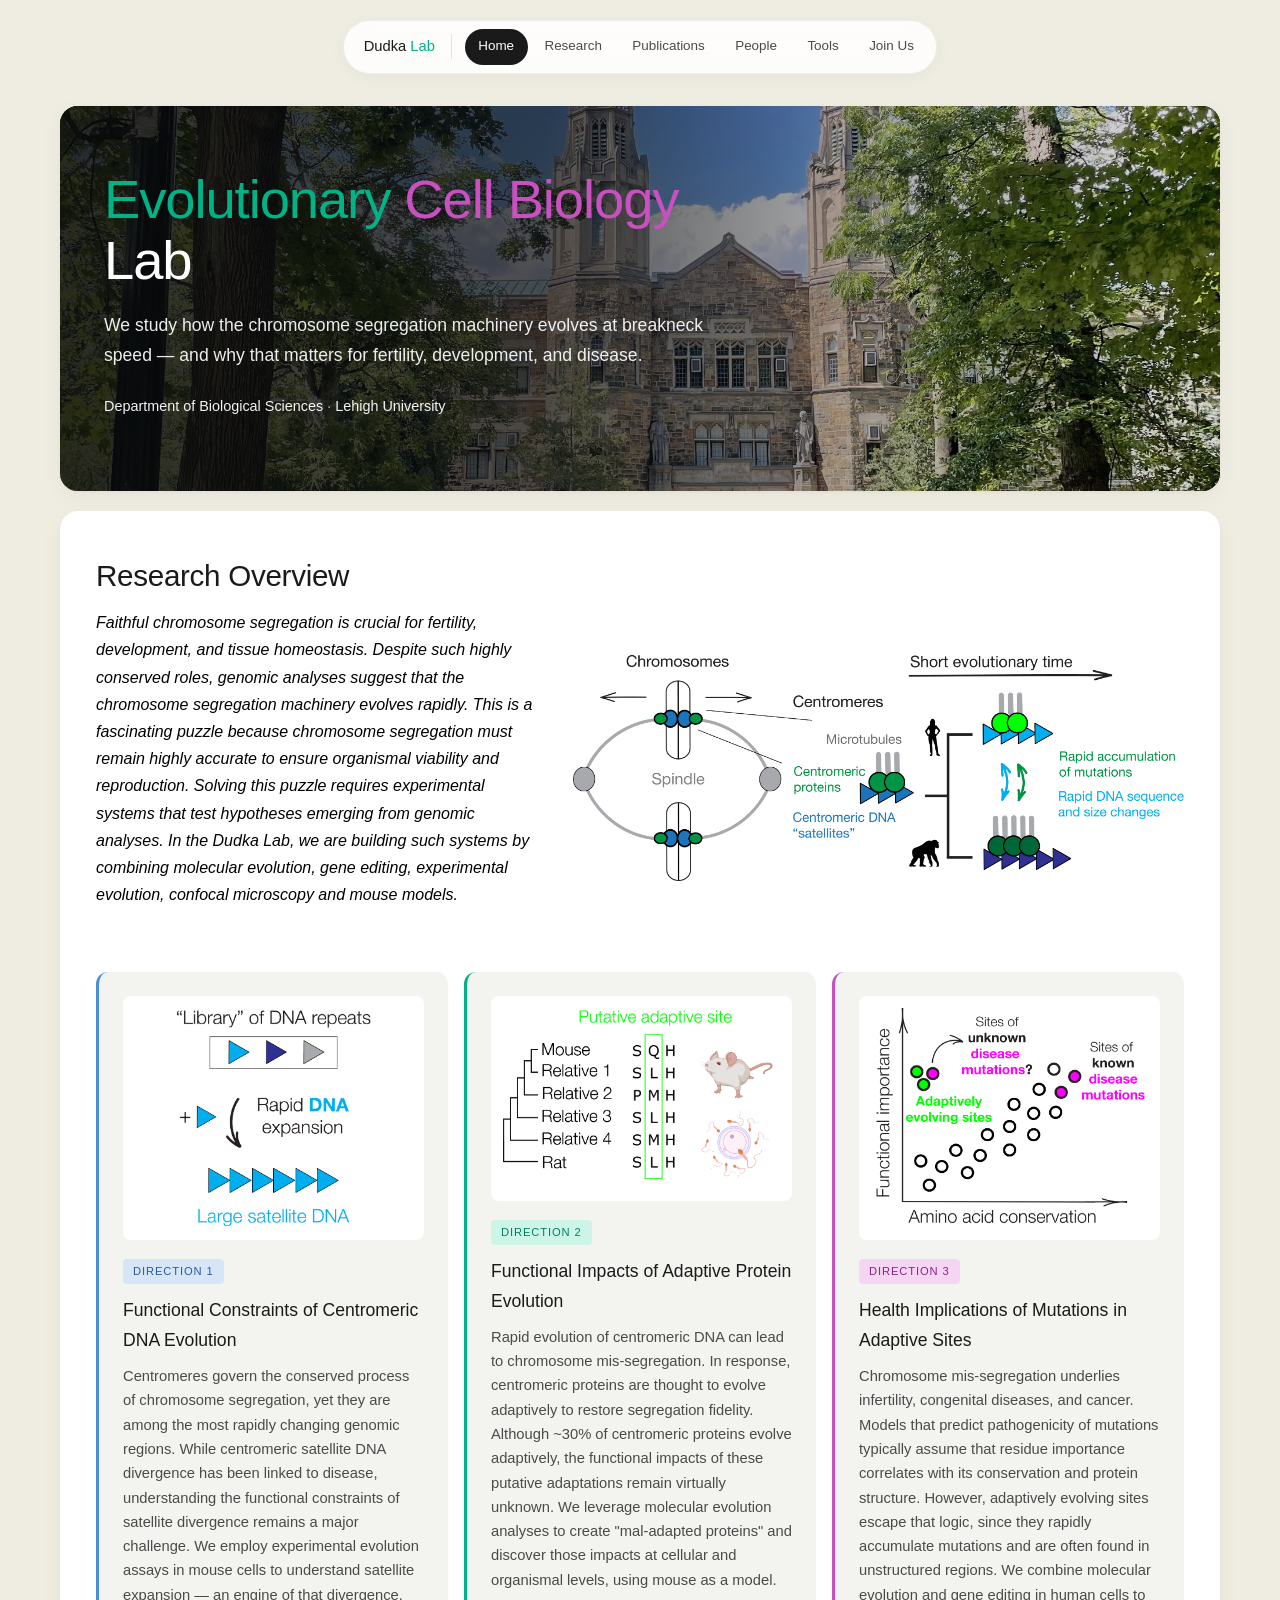
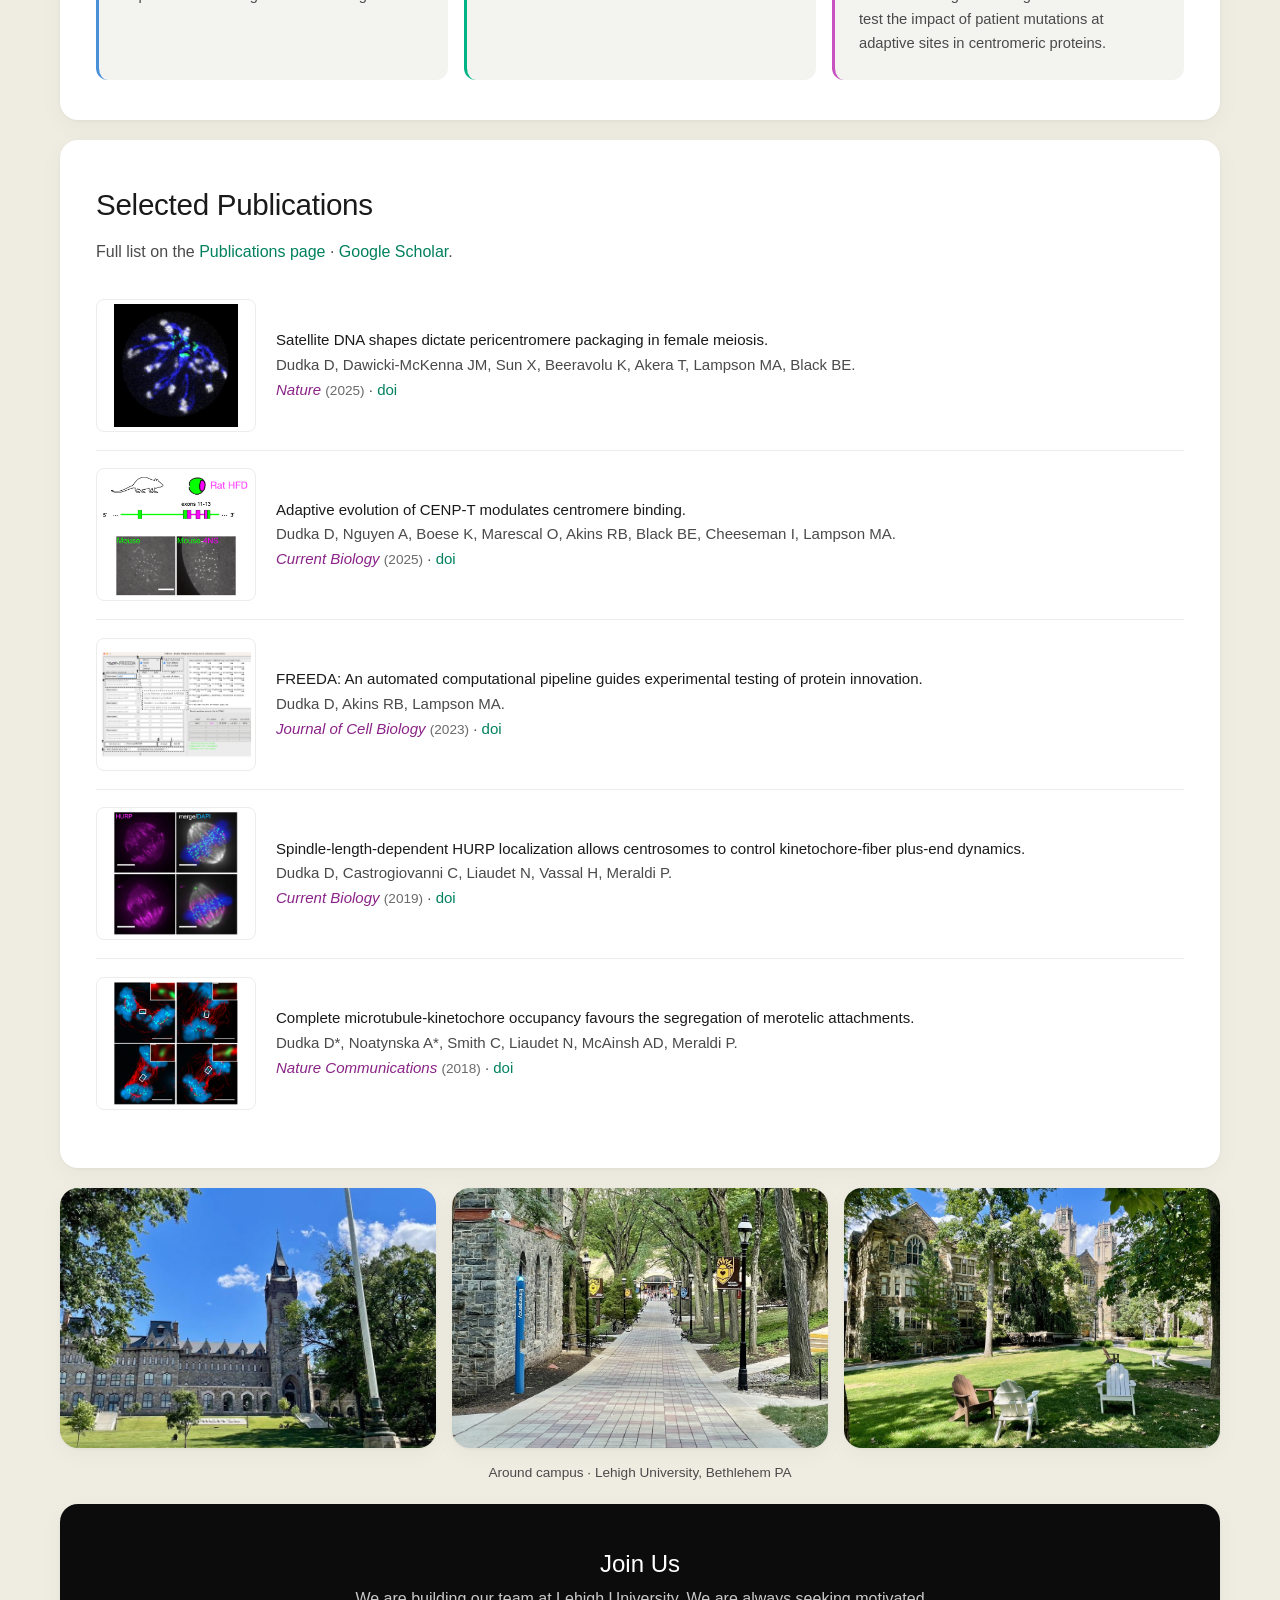
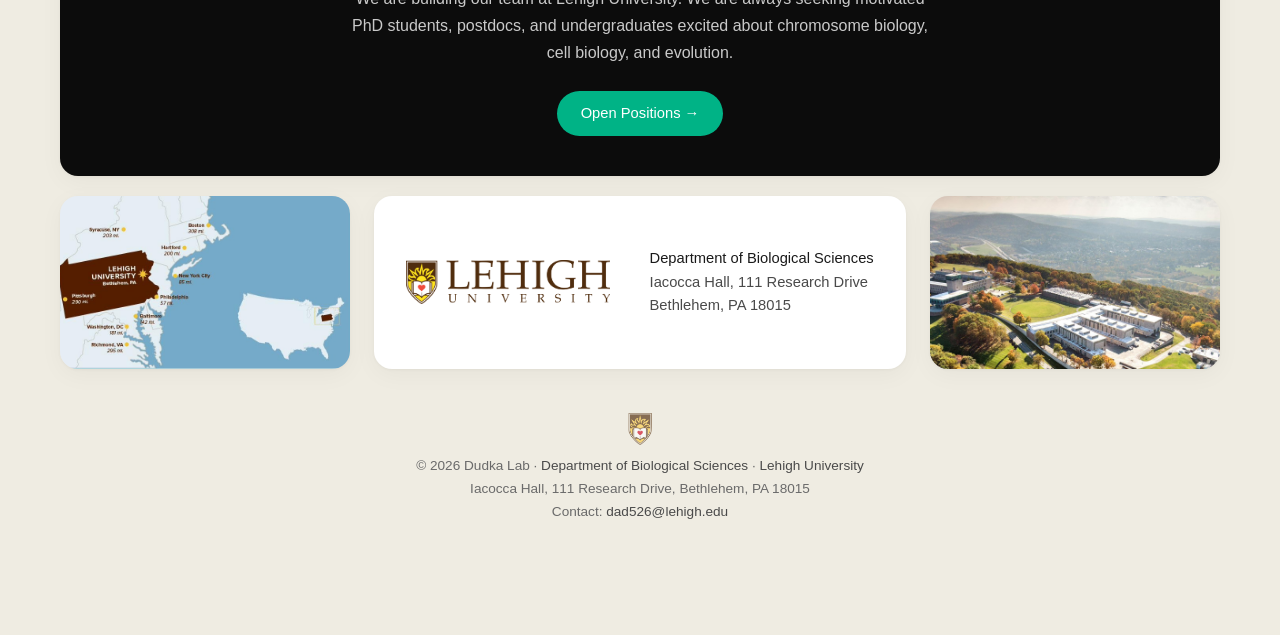
<file: index.html>
<!DOCTYPE html>
<html lang="en">
<head>
  <meta charset="UTF-8">
  <meta name="viewport" content="width=device-width, initial-scale=1.0">
  <title>Dudka Lab — Home</title>
  <meta name="description" content="The Dudka Lab at Lehigh University studies how rapid evolution of chromosome segregation machinery impacts health, fertility, and disease.">
  <link rel="stylesheet" href="css/style.css">
  <link rel="icon" type="image/png" href="images/lehighseal.png">
</head>
<body>

<!-- ========== NAVIGATION ========== -->
<nav>
  <div class="nav-inner">
    <a href="index.html" class="lab-name">Dudka <span class="green">Lab</span></a>
    <button class="nav-toggle" onclick="this.closest('nav').classList.toggle('open')">
      <span></span><span></span><span></span>
    </button>
    <ul>
      <li><a href="index.html" class="active">Home</a></li>
      <li><a href="pages/research.html">Research</a></li>
      <li><a href="pages/publications.html">Publications</a></li>
      <li><a href="pages/people.html">People</a></li>
      <li><a href="pages/tools.html">Tools</a></li>
      <li><a href="pages/join.html">Join Us</a></li>
    </ul>
  </div>
</nav>

<div class="canvas">

<!-- ========== HERO ========== -->
<div class="hero">
  <div class="hero-bg" style="background:url('images/castle893.jpg') center 42% / cover no-repeat;"></div>
  <div class="hero-overlay" style="background:linear-gradient(90deg,rgba(8,10,12,0.86) 0%,rgba(8,10,12,0.70) 42%,rgba(8,10,12,0.30) 70%,rgba(8,10,12,0.12) 100%);"></div>
  <div class="hero-content">
    <h1><span class="green">Evolutionary</span> <span class="magenta">Cell Biology</span> Lab</h1>
    <p class="tagline">
      We study how the chromosome segregation machinery evolves at breakneck speed —
      and why that matters for fertility, development, and disease.
    </p>
    <p class="affiliation">
      <a href="https://bio.cas.lehigh.edu/">Department of Biological Sciences</a> ·
      <a href="https://www.lehigh.edu/">Lehigh University</a>
    </p>
  </div>
</div>

<!-- ========== RESEARCH OVERVIEW ========== -->
<section id="research">
  <h2>Research Overview</h2>

  <!-- Lab overview: schematic + paragraph placeholder -->
  <div class="lab-overview">
    <div class="overview-text">
      <!--
        ===========================================================
        MAIN PARAGRAPH PLACEHOLDER
        Replace the <p>...</p> below with your own text.
        ===========================================================
      -->
      <p style="font-style: italic; color: #000000;">
      <strong>Faithful chromosome segregation is crucial for fertility, development, and tissue homeostasis.</strong>
      Despite such highly conserved roles, genomic analyses suggest that the chromosome
      segregation machinery evolves rapidly. This is a fascinating puzzle because chromosome segregation
      must remain highly accurate to ensure organismal viability and reproduction. Solving this puzzle
      requires experimental systems that test hypotheses emerging from genomic analyses.
      <strong>In the Dudka Lab</strong>, we are building such systems by combining molecular evolution,
      gene editing, experimental evolution, confocal microscopy and mouse models.
      </p>
    </div>
    <div class="overview-figure">
      <img src="images/LabOverview.png" alt="Lab overview: chromosome segregation, centromeric proteins and DNA, and rapid evolution.">
    </div>
  </div>

  <!-- Three research direction cards -->
  <div class="directions" style="margin-top: 3rem;">

    <div class="direction-card dir-blue">
      <div class="schematic">
        <img src="images/schematics/Direction1vignette2.png" alt="Direction 1 schematic placeholder">
      </div>
      <div>
        <span class="tag tag-blue">Direction 1</span>
        <h3>Functional Constraints of Centromeric DNA Evolution</h3>
        <p>
          Centromeres govern the conserved process of chromosome segregation, yet they are among the most
          rapidly changing genomic regions. While centromeric satellite DNA divergence has been linked to disease,
          understanding the functional constraints of satellite divergence remains a major challenge.
          <strong>We employ experimental evolution assays in mouse cells to understand satellite expansion — an engine of that divergence.</strong>
        </p>
      </div>
    </div>

    <div class="direction-card dir-green">
      <div class="schematic">
        <img src="images/schematics/Direction2vignette2.png" alt="Direction 2 schematic placeholder">
      </div>
      <div>
        <span class="tag tag-green">Direction 2</span>
        <h3>Functional Impacts of Adaptive Protein Evolution</h3>
        <p>
          Rapid evolution of centromeric DNA can lead to chromosome mis-segregation. In response, centromeric proteins
          are thought to evolve adaptively to restore segregation fidelity. Although ~30% of centromeric proteins evolve
          adaptively, the functional impacts of these putative adaptations remain virtually unknown.
          <strong>We leverage molecular evolution analyses to create "mal-adapted proteins" and discover those impacts
            at cellular and organismal levels, using mouse as a model.</strong>

        </p>
      </div>
    </div>

    <div class="direction-card dir-magenta">
      <div class="schematic">
        <img src="images/schematics/Direction3vignette2.png" alt="Direction 3 schematic placeholder">
      </div>
      <div>
        <span class="tag tag-magenta">Direction 3</span>
        <h3>Health Implications of Mutations in Adaptive Sites</h3>
        <p>
          Chromosome mis-segregation underlies infertility, congenital diseases, and cancer. Models that predict pathogenicity
          of mutations typically assume that residue importance correlates with its conservation and protein structure.
          However, adaptively evolving sites escape that logic, since they rapidly accumulate mutations and are often found in unstructured
          regions. <strong>We combine molecular evolution and gene editing in human cells to test the impact of patient
          mutations at adaptive sites in centromeric proteins.</strong>
        </p>
      </div>
    </div>

  </div>
</section>

<!-- ========== SELECTED PUBLICATIONS (with vignettes — only on home page) ========== -->
<section id="publications">
  <h2>Selected Publications</h2>
  <p>Full list on the <a href="pages/publications.html">Publications page</a>
     · <a href="https://scholar.google.com/citations?user=fbCTSOUAAAAJ&hl=en" target="_blank">Google Scholar</a>.</p>

  <ul class="pub-list">

    <li class="with-vignette">
      <div class="pub-vignette">
        <img src="images/schematics/Nature2025vignette.png" alt="Schematic placeholder">
      </div>
      <div class="pub-text">
        <span class="pub-title">Satellite DNA shapes dictate pericentromere packaging in female meiosis.</span><br>
        <strong>Dudka D</strong>, Dawicki-McKenna JM, Sun X, Beeravolu K, Akera T, Lampson MA, Black BE.<br>
        <span class="pub-journal">Nature</span> <span class="pub-year">(2025)</span>
        · <a href="https://doi.org/10.1038/s41586-024-08374-0" target="_blank">doi</a>
      </div>
    </li>

    <li class="with-vignette">
      <div class="pub-vignette">
        <img src="images/schematics/CurrBiol2025vignette.png" alt="Schematic placeholder">
      </div>
      <div class="pub-text">
        <span class="pub-title">Adaptive evolution of CENP-T modulates centromere binding.</span><br>
        <strong>Dudka D</strong>, Nguyen A, Boese K, Marescal O, Akins RB, Black BE, Cheeseman I, Lampson MA.<br>
        <span class="pub-journal">Current Biology</span> <span class="pub-year">(2025)</span>
        · <a href="https://doi.org/10.1016/j.cub.2025.01.017" target="_blank">doi</a>
      </div>
    </li>

    <li class="with-vignette">
      <div class="pub-vignette">
        <img src="images/schematics/JCB2023vignette.png" alt="Schematic placeholder">
      </div>
      <div class="pub-text">
        <span class="pub-title">FREEDA: An automated computational pipeline guides experimental testing of protein innovation.</span><br>
        <strong>Dudka D</strong>, Akins RB, Lampson MA.<br>
        <span class="pub-journal">Journal of Cell Biology</span> <span class="pub-year">(2023)</span>
        · <a href="https://doi.org/10.1083/jcb.202212084" target="_blank">doi</a>
      </div>
    </li>

    <li class="with-vignette">
      <div class="pub-vignette">
        <img src="images/schematics/CurrBiol2019vignette.png" alt="Schematic placeholder">
      </div>
      <div class="pub-text">
        <span class="pub-title">Spindle-length-dependent HURP localization allows centrosomes to control kinetochore-fiber plus-end dynamics.</span><br>
        <strong>Dudka D</strong>, Castrogiovanni C, Liaudet N, Vassal H, Meraldi P.<br>
        <span class="pub-journal">Current Biology</span> <span class="pub-year">(2019)</span>
        · <a href="https://doi.org/10.1016/j.cub.2019.08.061" target="_blank">doi</a>
      </div>
    </li>

    <li class="with-vignette">
      <div class="pub-vignette">
        <img src="images/schematics/NatComm2018vignette.png" alt="Schematic placeholder">
      </div>
      <div class="pub-text">
        <span class="pub-title">Complete microtubule-kinetochore occupancy favours the segregation of merotelic attachments.</span><br>
        <strong>Dudka D*</strong>, Noatynska A*, Smith C, Liaudet N, McAinsh AD, Meraldi P.<br>
        <span class="pub-journal">Nature Communications</span> <span class="pub-year">(2018)</span>
        · <a href="https://doi.org/10.1038/s41467-018-04427-x" target="_blank">doi</a>
      </div>
    </li>

  </ul>
</section>

<!-- ========== CAMPUS GALLERY ========== -->
<figure class="campus-gallery">
  <div class="row">
    <img src="images/castle898.jpg" alt="Lehigh University central spire and stone facade">
    <img src="images/castle909.jpg" alt="Tree-lined walkway through Lehigh University campus">
    <img src="images/castle892.jpg" alt="Adirondack chairs on the lawn below the University Center">
  </div>
  <figcaption>Around campus · Lehigh University, Bethlehem PA</figcaption>
</figure>

<!-- ========== JOIN US ========== -->
<div class="join-section">
  <h2>Join Us</h2>
  <p>
    We are building our team at Lehigh University. We are always seeking motivated PhD students,
    postdocs, and undergraduates excited about chromosome biology, cell biology, and evolution.
  </p>
  <a href="pages/join.html" class="btn">Open Positions →</a>
</div>

<!-- ========== LEHIGH BRANDING + LOCATION ========== -->
<div class="location-band">
  <img class="loc-img" src="images/lehighmap.jpg" alt="Map of Lehigh University in Bethlehem, PA with distances to nearby cities">
  <div class="lehigh-strip">
    <img class="lehigh-logo" src="images/lehighlogo.png" alt="Lehigh University">
    <div class="lehigh-info">
      <strong>Department of Biological Sciences</strong><br>
      Iacocca Hall, 111 Research Drive<br>
      Bethlehem, PA 18015
    </div>
  </div>
  <img class="loc-img" src="images/campusaerial.jpg" alt="Aerial view of Lehigh University's Mountaintop campus above the Lehigh Valley">
</div>

<!-- ========== FOOTER ========== -->
<footer>
  <img class="footer-logo" src="images/lehighseal.png" alt="Lehigh University">
  <p>
    © 2026 Dudka Lab · <a href="https://bio.cas.lehigh.edu/">Department of Biological Sciences</a> ·
    <a href="https://www.lehigh.edu/">Lehigh University</a><br>
    Iacocca Hall, 111 Research Drive, Bethlehem, PA 18015<br>
    Contact: <a href="mailto:dad526@lehigh.edu">dad526@lehigh.edu</a>
  </p>
</footer>

</div>
</body>
</html>
</file>
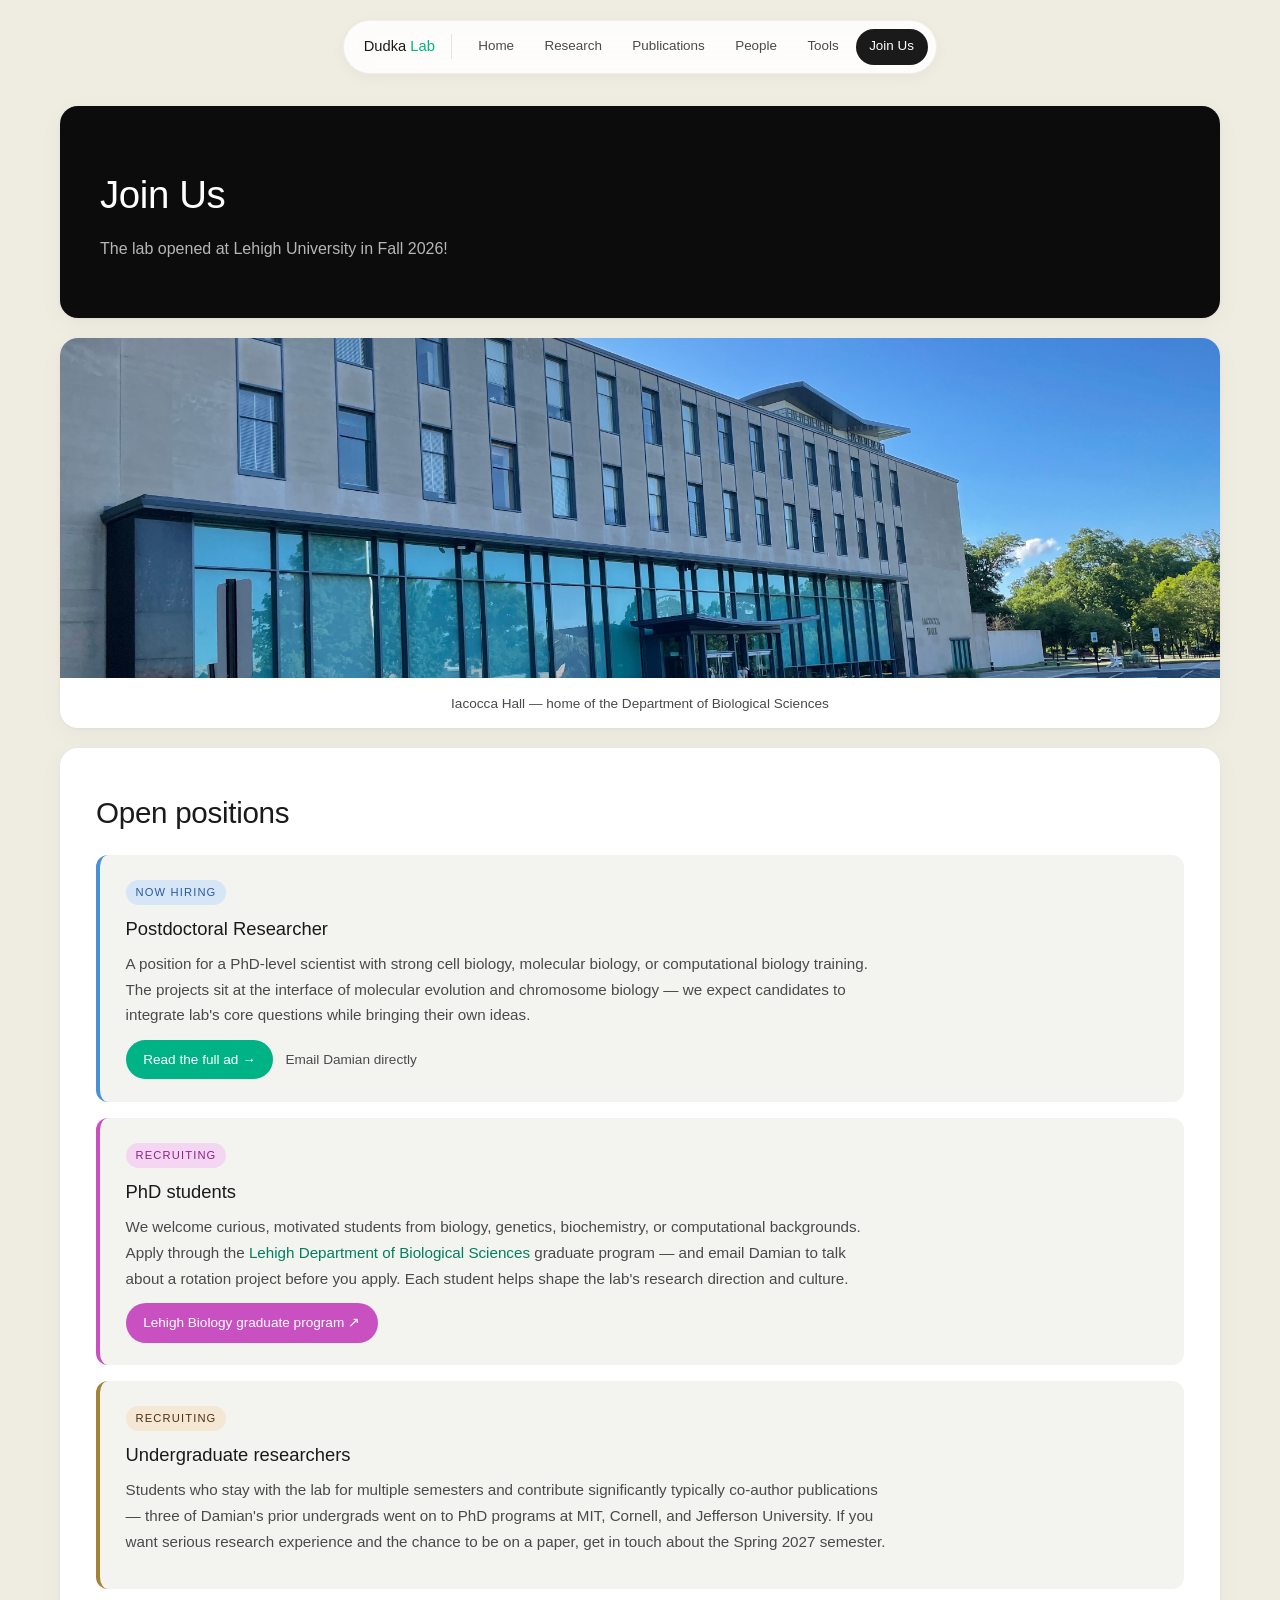
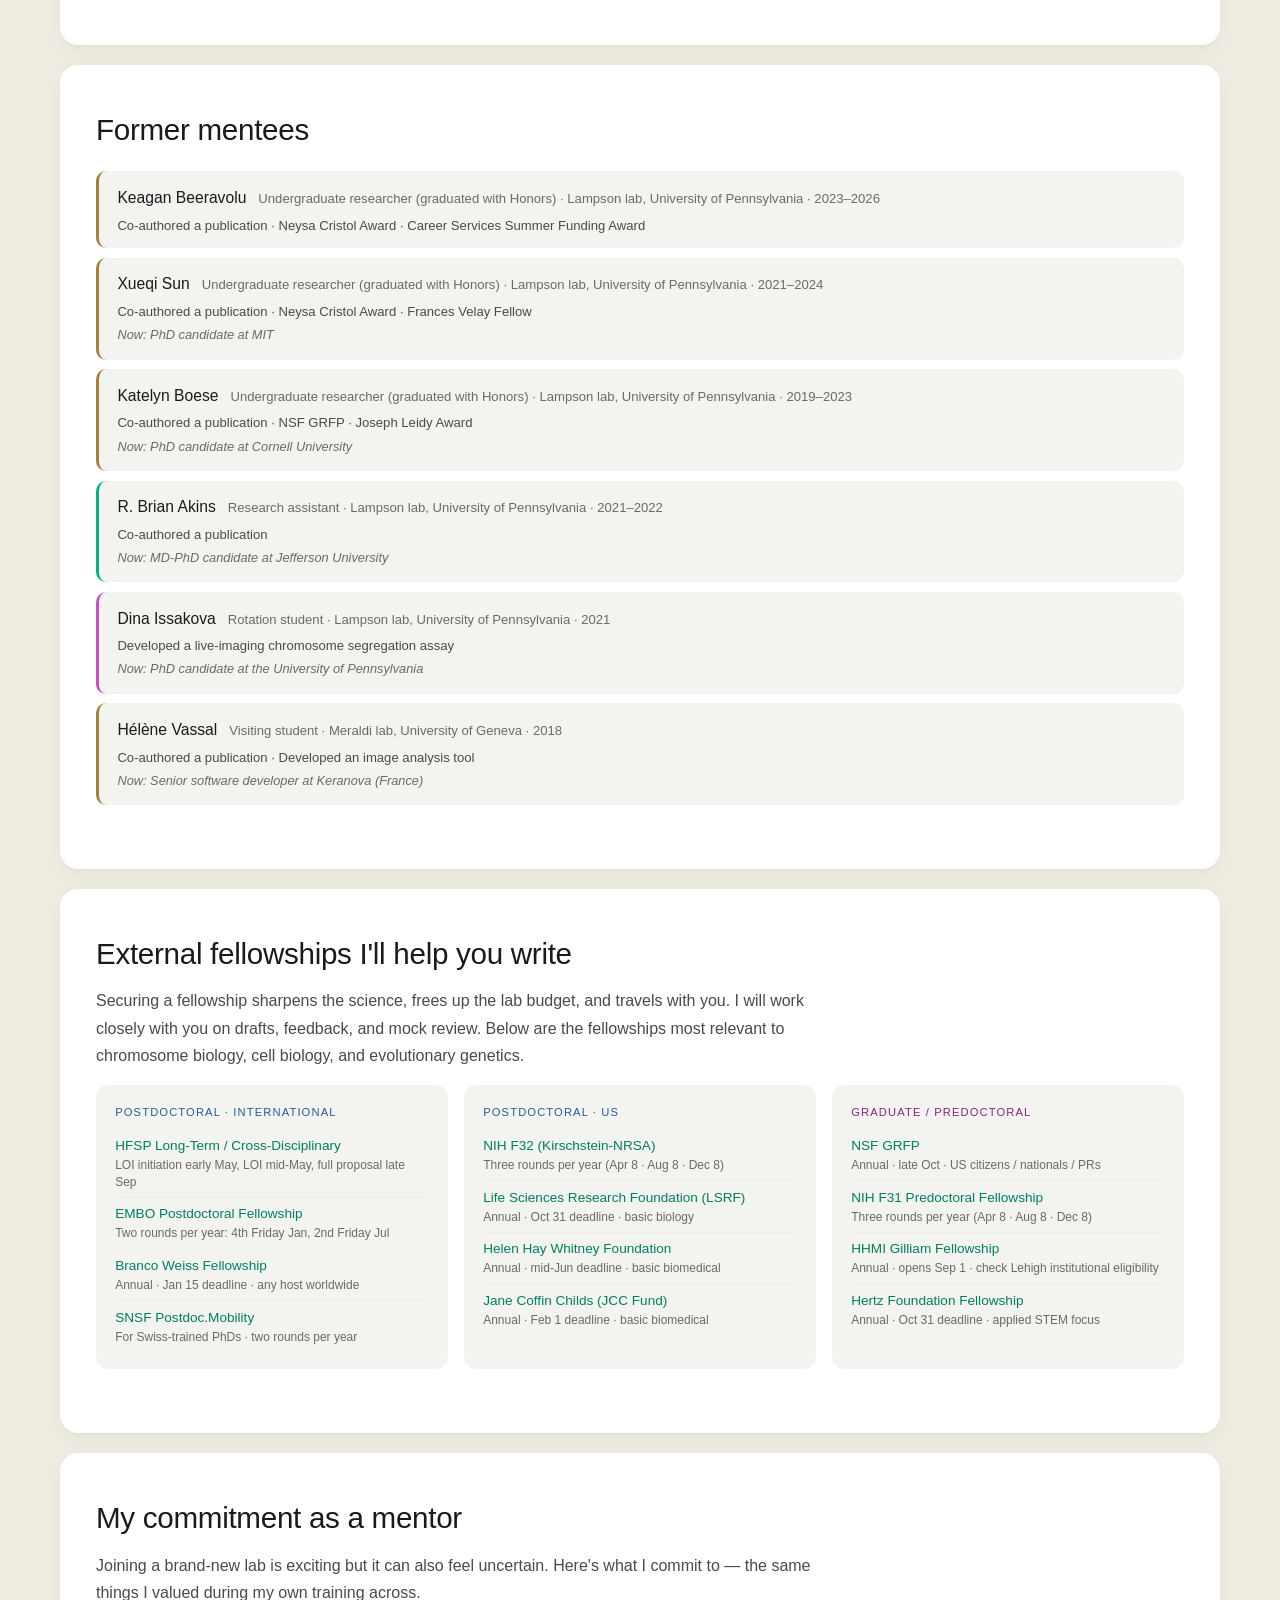
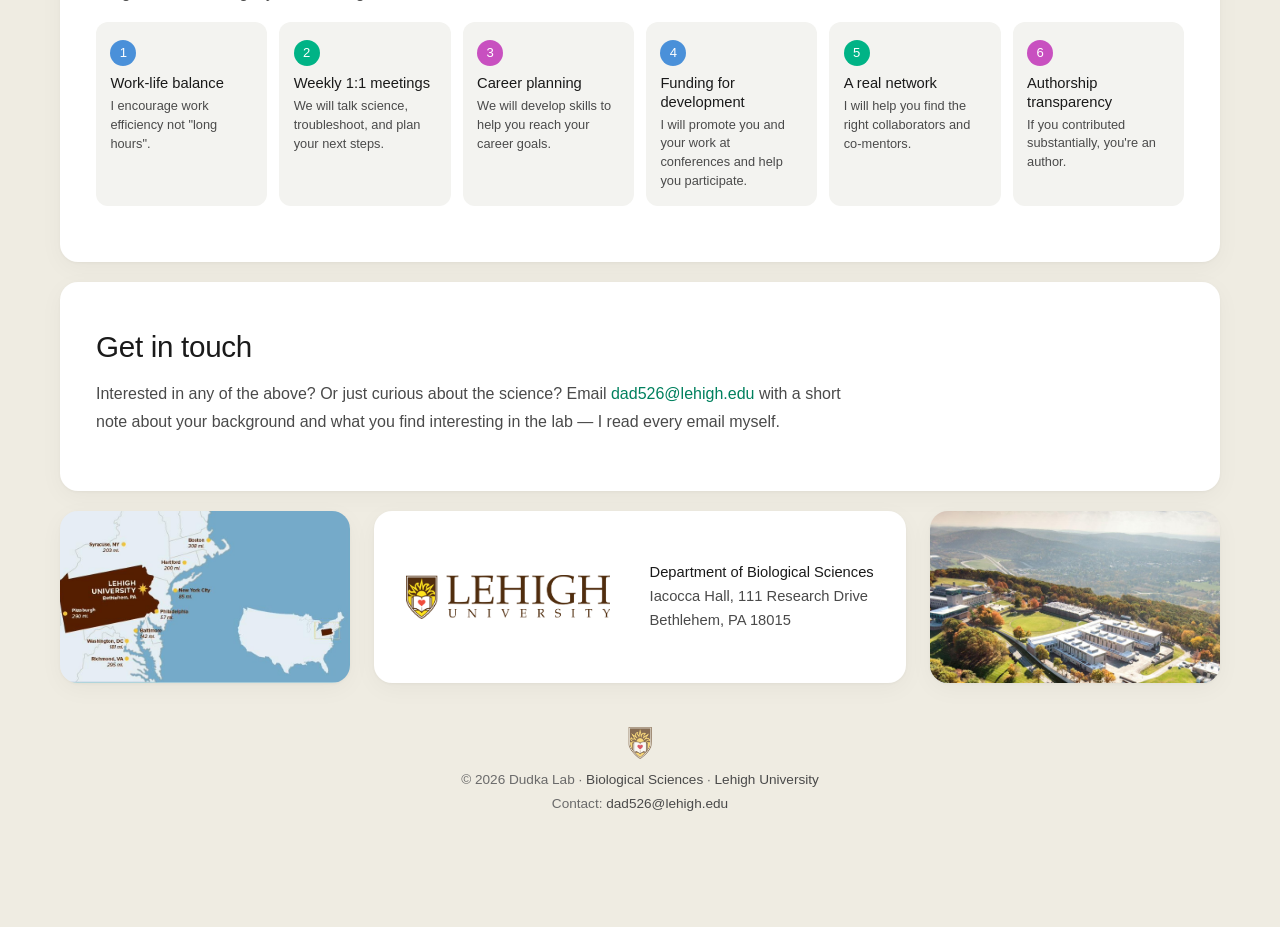
<file: pages/join.html>
<!DOCTYPE html>
<html lang="en">
<head>
  <meta charset="UTF-8">
  <meta name="viewport" content="width=device-width, initial-scale=1.0">
  <title>Dudka Lab — Join Us</title>
  <link rel="stylesheet" href="../css/style.css">
  <link rel="icon" type="image/png" href="../images/lehighseal.png">
</head>
<body>

<nav>
  <div class="nav-inner">
    <a href="../index.html" class="lab-name">Dudka <span class="green">Lab</span></a>
    <button class="nav-toggle" onclick="this.closest('nav').classList.toggle('open')">
      <span></span><span></span><span></span>
    </button>
    <ul>
      <li><a href="../index.html">Home</a></li>
      <li><a href="research.html">Research</a></li>
      <li><a href="publications.html">Publications</a></li>
      <li><a href="people.html">People</a></li>
      <li><a href="tools.html">Tools</a></li>
      <li><a href="join.html" class="active">Join Us</a></li>
    </ul>
  </div>
</nav>

<div class="canvas">

<div class="page-header">
  <h1>Join Us</h1>
  <p>The lab opened at Lehigh University in Fall 2026!</p>
</div>

<!-- ========== CAMPUS BANNER ========== -->
<figure class="campus-banner">
  <img src="../images/IMG_0816.jpg" alt="Iacocca Hall, Lehigh University — home of the Department of Biological Sciences">
  <figcaption>Iacocca Hall — home of the Department of Biological Sciences</figcaption>
</figure>

<!-- ========== OPEN POSITIONS ========== -->
<section>
  <h2>Open positions</h2>

  <div class="position-callout is-postdoc">
    <span class="pos-status">Now hiring</span>
    <h3>Postdoctoral Researcher</h3>
    <p>
      A position for a PhD-level scientist with strong cell biology, molecular
      biology, or computational biology training. The projects sit at the interface of molecular
      evolution and chromosome biology — we expect candidates to integrate lab's core questions
      while bringing their own ideas.
    </p>
    <div class="pos-actions">
      <a href="https://careers.pageuppeople.com/865/cw/en-us/job/503909?lApplicationSubSourceID=11250" target="_blank" class="btn">Read the full ad →</a>
      <a href="mailto:dad526@lehigh.edu?subject=Postdoc%20application%20%E2%80%94%20Dudka%20Lab">
        Email Damian directly
      </a>
    </div>
  </div>

  <div class="position-callout is-phd">
    <span class="pos-status">Recruiting</span>
    <h3>PhD students</h3>
    <p>
      We welcome curious, motivated students from biology, genetics, biochemistry, or computational
      backgrounds. Apply through the
      <a href="https://bio.cas.lehigh.edu/" target="_blank">Lehigh Department of Biological Sciences</a>
      graduate program — and email Damian to talk about a rotation project before you apply.
      Each student helps shape the lab's research direction and culture.
    </p>
    <div class="pos-actions">
      <a href="https://bio.cas.lehigh.edu/" target="_blank" class="btn btn-magenta">
        Lehigh Biology graduate program ↗
      </a>
    </div>
  </div>

  <div class="position-callout is-undergrad">
    <span class="pos-status">Recruiting</span>
    <h3>Undergraduate researchers</h3>
    <p>
      Students who stay with the lab for multiple semesters and contribute significantly typically co-author publications
       — three of Damian's prior undergrads went on to PhD programs at MIT, Cornell, and Jefferson University.
      If you want serious research experience and the chance to be on a paper, get in touch about the Spring 2027 semester.
    </p>
  </div>
</section>

<!-- ========== FORMER MENTEES ========== -->
<section>
  <h2>Former mentees</h2>

  <ul class="mentee-list">
    <li class="is-undergrad">
      <div class="mentee-head">
        <strong>Keagan Beeravolu</strong>
        <span class="mentee-role">
          Undergraduate researcher (graduated with Honors) · Lampson lab, University of Pennsylvania · 2023–2026
        </span>
      </div>
      <span class="mentee-awards">
        Co-authored a publication · Neysa Cristol Award · Career Services Summer Funding Award
      </span>
    </li>

    <li class="is-undergrad">
      <div class="mentee-head">
        <strong>Xueqi Sun</strong>
        <span class="mentee-role">
          Undergraduate researcher (graduated with Honors) · Lampson lab, University of Pennsylvania · 2021–2024
        </span>
      </div>
      <span class="mentee-awards">
        Co-authored a publication · Neysa Cristol Award · Frances Velay Fellow
      </span>
      <span class="mentee-next">Now: PhD candidate at MIT</span>
    </li>

    <li class="is-undergrad">
      <div class="mentee-head">
        <strong>Katelyn Boese</strong>
        <span class="mentee-role">
          Undergraduate researcher (graduated with Honors) · Lampson lab, University of Pennsylvania · 2019–2023
        </span>
      </div>
      <span class="mentee-awards">
        Co-authored a publication · NSF GRFP · Joseph Leidy Award
      </span>
      <span class="mentee-next">Now: PhD candidate at Cornell University</span>
    </li>

    <li class="is-tech">
      <div class="mentee-head">
        <strong>R. Brian Akins</strong>
        <span class="mentee-role">
          Research assistant · Lampson lab, University of Pennsylvania · 2021–2022
        </span>
      </div>
      <span class="mentee-awards">Co-authored a publication</span>
      <span class="mentee-next">Now: MD-PhD candidate at Jefferson University</span>
    </li>

    <li class="is-phd">
      <div class="mentee-head">
        <strong>Dina Issakova</strong>
        <span class="mentee-role">
          Rotation student · Lampson lab, University of Pennsylvania · 2021
        </span>
      </div>
      <span class="mentee-awards">
        Developed a live-imaging chromosome segregation assay
      </span>
      <span class="mentee-next">Now: PhD candidate at the University of Pennsylvania</span>
    </li>

    <li class="is-undergrad">
      <div class="mentee-head">
        <strong>Hélène Vassal</strong>
        <span class="mentee-role">
          Visiting student · Meraldi lab, University of Geneva · 2018
        </span>
      </div>
      <span class="mentee-awards">
        Co-authored a publication · Developed an image analysis tool
      </span>
      <span class="mentee-next">Now: Senior software developer at Keranova (France)</span>
    </li>
  </ul>
</section>

<!-- ========== EXTERNAL FELLOWSHIPS ========== -->
<section>
  <h2>External fellowships I'll help you write</h2>
  <p>
    Securing a fellowship sharpens the science, frees up the lab budget, and travels with you.
    I will work closely with you on drafts, feedback, and mock review. Below are the fellowships most relevant to
    chromosome biology, cell biology, and evolutionary genetics.
  </p>

  <div class="fellowship-grid">

    <div class="fellowship-card is-blue">
      <div class="group-label">Postdoctoral · International</div>
      <ul>
        <li>
          <a href="https://www.hfsp.org/funding/hfsp-funding/postdoctoral-fellowships" target="_blank">HFSP Long-Term / Cross-Disciplinary</a>
          <span class="deadline">LOI initiation early May, LOI mid-May, full proposal late Sep</span>
        </li>
        <li>
          <a href="https://www.embo.org/funding/fellowships-grants-and-career-support/postdoctoral-fellowships/" target="_blank">EMBO Postdoctoral Fellowship</a>
          <span class="deadline">Two rounds per year: 4th Friday Jan, 2nd Friday Jul</span>
        </li>
        <li>
          <a href="https://brancoweissfellowship.org/" target="_blank">Branco Weiss Fellowship</a>
          <span class="deadline">Annual · Jan 15 deadline · any host worldwide</span>
        </li>
        <li>
          <a href="https://www.snf.ch/en/XIZpfY3iVS5KRRoD/funding/careers/postdoc-mobility" target="_blank">SNSF Postdoc.Mobility</a>
          <span class="deadline">For Swiss-trained PhDs · two rounds per year</span>
        </li>
      </ul>
    </div>

    <div class="fellowship-card is-blue">
      <div class="group-label">Postdoctoral · US</div>
      <ul>
        <li>
          <a href="https://grants.nih.gov/funding/activity-codes/F32" target="_blank">NIH F32 (Kirschstein-NRSA)</a>
          <span class="deadline">Three rounds per year (Apr 8 · Aug 8 · Dec 8)</span>
        </li>
        <li>
          <a href="https://lsrf.org/apply/" target="_blank">Life Sciences Research Foundation (LSRF)</a>
          <span class="deadline">Annual · Oct 31 deadline · basic biology</span>
        </li>
        <li>
          <a href="https://hhwf.org/research-fellowship/" target="_blank">Helen Hay Whitney Foundation</a>
          <span class="deadline">Annual · mid-Jun deadline · basic biomedical</span>
        </li>
        <li>
          <a href="https://www.jccfund.org/" target="_blank">Jane Coffin Childs (JCC Fund)</a>
          <span class="deadline">Annual · Feb 1 deadline · basic biomedical</span>
        </li>
      </ul>
    </div>

    <div class="fellowship-card is-magenta">
      <div class="group-label">Graduate / Predoctoral</div>
      <ul>
        <li>
          <a href="https://www.nsfgrfp.org/" target="_blank">NSF GRFP</a>
          <span class="deadline">Annual · late Oct · US citizens / nationals / PRs</span>
        </li>
        <li>
          <a href="https://researchtraining.nih.gov/programs/fellowships/F31" target="_blank">NIH F31 Predoctoral Fellowship</a>
          <span class="deadline">Three rounds per year (Apr 8 · Aug 8 · Dec 8)</span>
        </li>
        <li>
          <a href="https://www.hhmi.org/programs/gilliam-fellows" target="_blank">HHMI Gilliam Fellowship</a>
          <span class="deadline">Annual · opens Sep 1 · check Lehigh institutional eligibility</span>
        </li>
        <li>
          <a href="https://www.hertzfoundation.org/the-fellowship/" target="_blank">Hertz Foundation Fellowship</a>
          <span class="deadline">Annual · Oct 31 deadline · applied STEM focus</span>
        </li>
      </ul>
    </div>

  </div>
</section>

<!-- ========== MENTOR COMMITMENTS ========== -->
<section>
  <h2>My commitment as a mentor</h2>
  <p>
    Joining a brand-new lab is exciting but it can also feel uncertain. Here's what I commit to —
    the same things I valued during my own training across.
  </p>

  <div class="commitments">
    <div class="commitment-card is-blue">
      <div class="icon-mark">1</div>
      <h4>Work-life balance</h4>
      <p>
        I encourage work efficiency not "long hours".
      </p>
    </div>
    <div class="commitment-card">
      <div class="icon-mark">2</div>
      <h4>Weekly 1:1 meetings</h4>
      <p>
        We will talk science, troubleshoot, and plan your next steps.
      </p>
    </div>
    <div class="commitment-card is-magenta">
      <div class="icon-mark">3</div>
      <h4>Career planning</h4>
      <p>
        We will develop skills to help you reach your career goals.
      </p>
    </div>
    <div class="commitment-card is-blue">
      <div class="icon-mark">4</div>
      <h4>Funding for development</h4>
      <p>
        I will promote you and your work at conferences and help you participate.
      </p>
    </div>
    <div class="commitment-card">
      <div class="icon-mark">5</div>
      <h4>A real network</h4>
      <p>
        I will help you find the right collaborators and co-mentors.
      </p>
    </div>
    <div class="commitment-card is-magenta">
      <div class="icon-mark">6</div>
      <h4>Authorship transparency</h4>
      <p>
        If you contributed substantially, you're an author.
      </p>
    </div>
  </div>
</section>

<!-- ========== GET IN TOUCH ========== -->
<section>
  <h2>Get in touch</h2>
  <p>
    Interested in any of the above? Or just curious about the science? Email
    <a href="mailto:dad526@lehigh.edu">dad526@lehigh.edu</a> with a short note about your background
    and what you find interesting in the lab — I read every email myself.
  </p>
</section>

<!-- ========== LEHIGH BRANDING + LOCATION ========== -->
<div class="location-band">
  <img class="loc-img" src="../images/lehighmap.jpg" alt="Map of Lehigh University in Bethlehem, PA with distances to nearby cities">
  <div class="lehigh-strip">
    <img class="lehigh-logo" src="../images/lehighlogo.png" alt="Lehigh University">
    <div class="lehigh-info">
      <strong>Department of Biological Sciences</strong><br>
      Iacocca Hall, 111 Research Drive<br>
      Bethlehem, PA 18015
    </div>
  </div>
  <img class="loc-img" src="../images/campusaerial.jpg" alt="Aerial view of Lehigh University's Mountaintop campus above the Lehigh Valley">
</div>

<footer>
  <img class="footer-logo" src="../images/lehighseal.png" alt="Lehigh University">
  <p>
    © 2026 Dudka Lab · <a href="https://bio.cas.lehigh.edu/">Biological Sciences</a> · <a href="https://www.lehigh.edu/">Lehigh University</a><br>
    Contact: <a href="mailto:dad526@lehigh.edu">dad526@lehigh.edu</a>
  </p>
</footer>

</div>
</body>
</html>
</file>
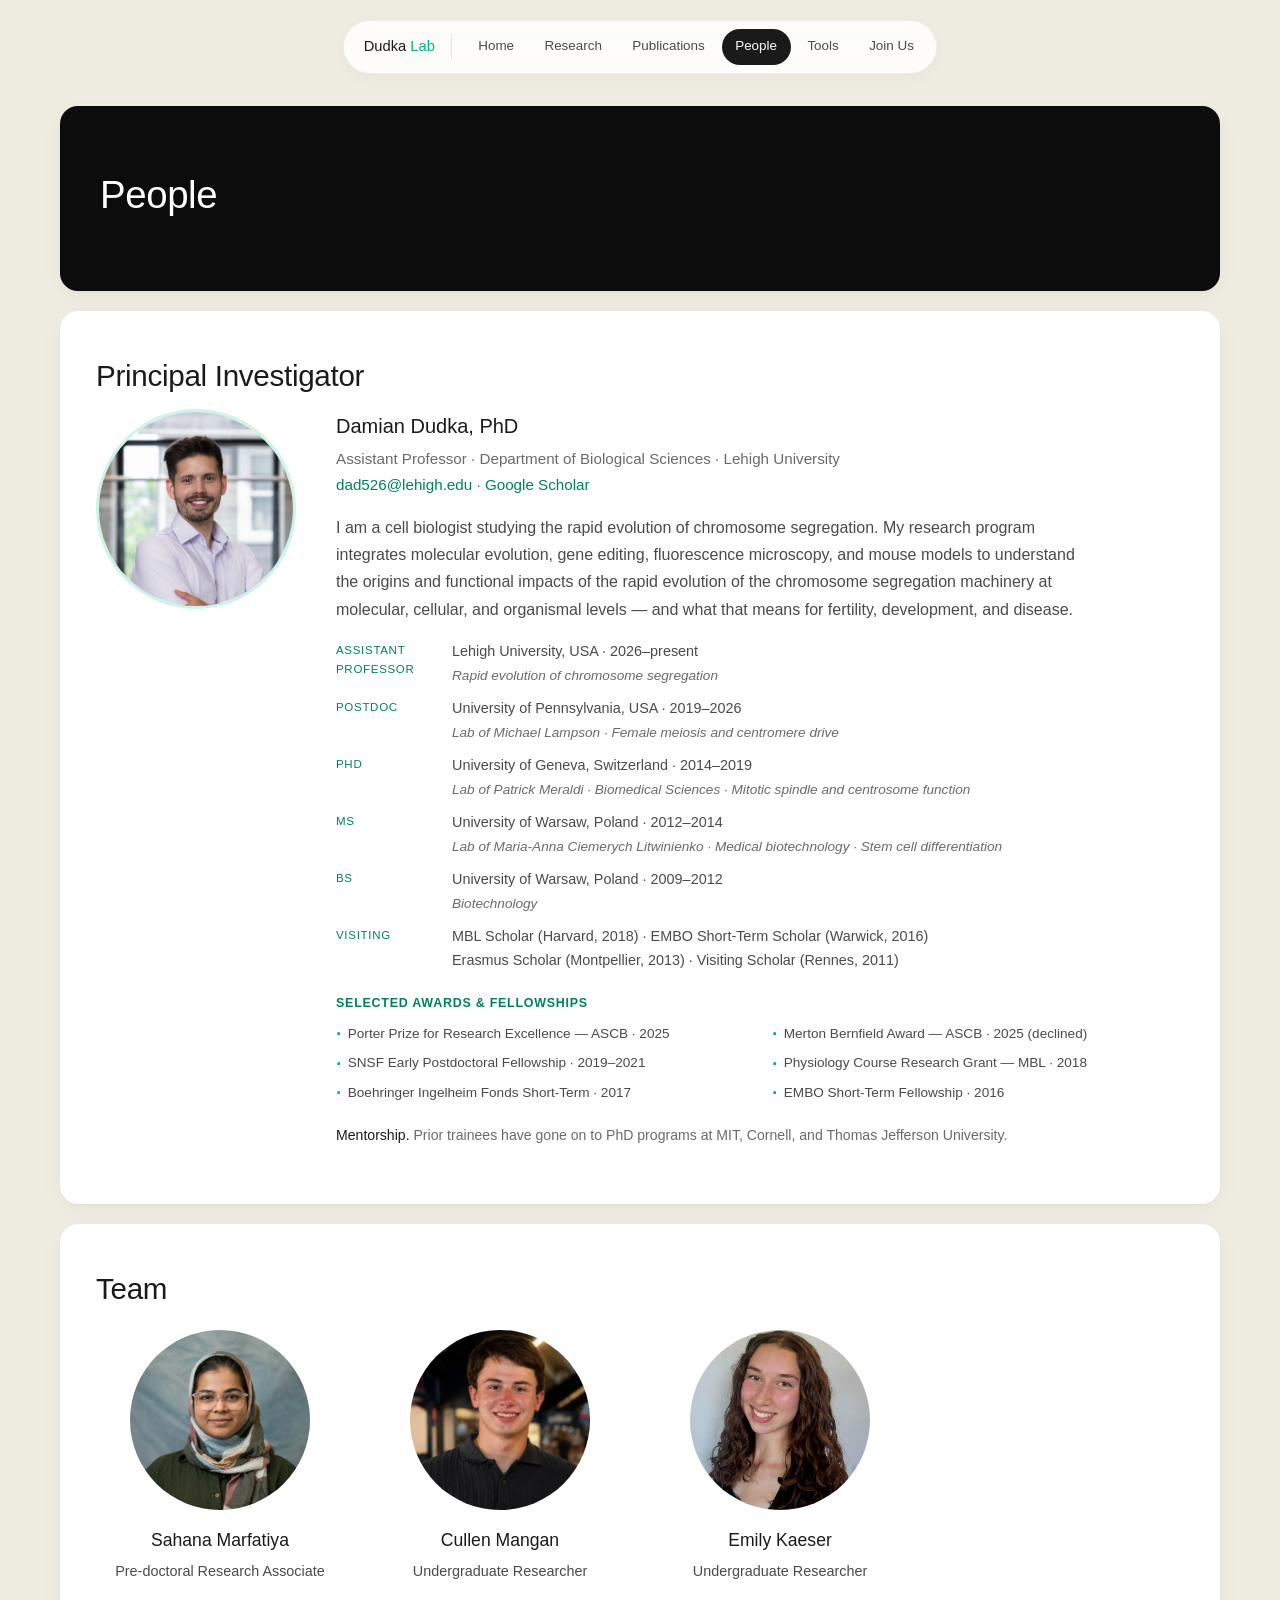
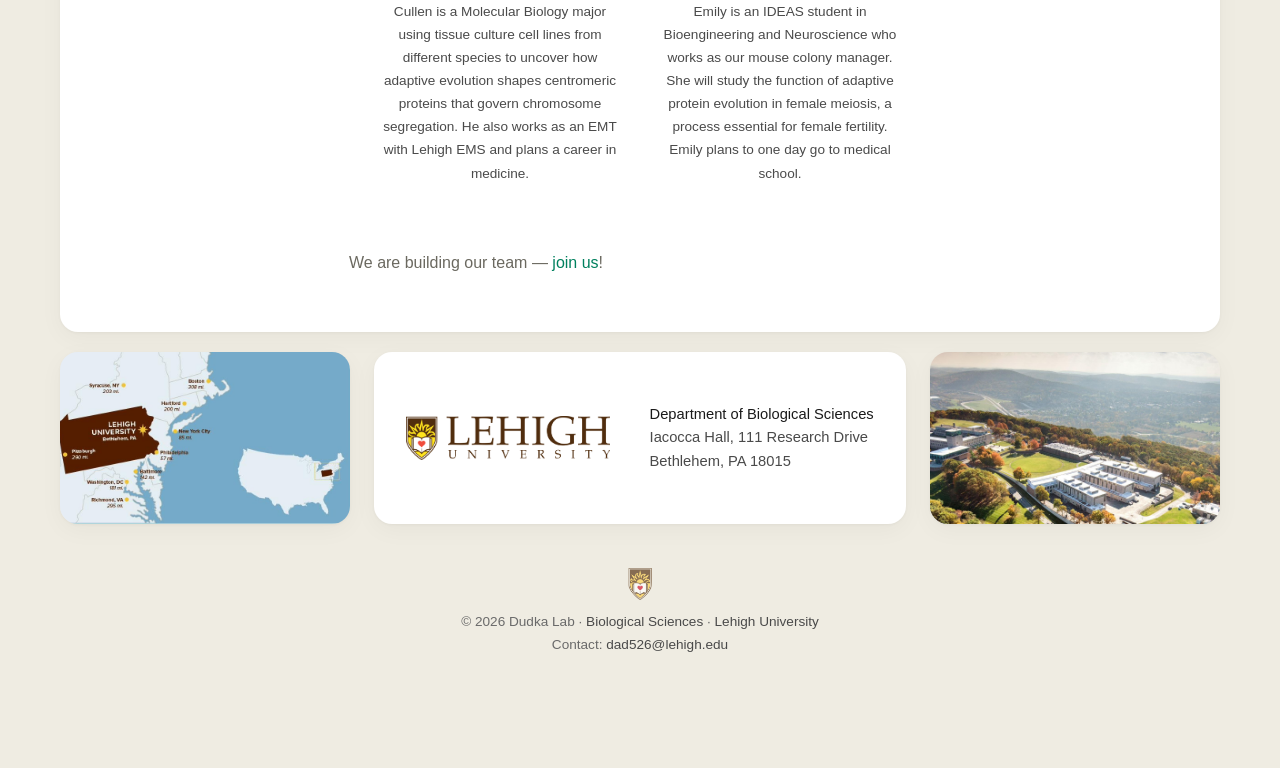
<file: pages/people.html>
<!DOCTYPE html>
<html lang="en">
<head>
  <meta charset="UTF-8">
  <meta name="viewport" content="width=device-width, initial-scale=1.0">
  <title>Dudka Lab — People</title>
  <link rel="stylesheet" href="../css/style.css">
  <link rel="icon" type="image/png" href="../images/lehighseal.png">
  <style>
    /* "This could be you" placeholder card — uses Nature2025vignette.png as the photo,
       centered inside the circular frame.                                    */
    .person-card.is-placeholder .photo {
      object-fit: cover;
      object-position: center center;
      background: #000;     /* matches Nature2025vignette.png's black background */
    }
  </style>
</head>
<body>

<nav>
  <div class="nav-inner">
    <a href="../index.html" class="lab-name">Dudka <span class="green">Lab</span></a>
    <button class="nav-toggle" onclick="this.closest('nav').classList.toggle('open')">
      <span></span><span></span><span></span>
    </button>
    <ul>
      <li><a href="../index.html">Home</a></li>
      <li><a href="research.html">Research</a></li>
      <li><a href="publications.html">Publications</a></li>
      <li><a href="people.html" class="active">People</a></li>
      <li><a href="tools.html">Tools</a></li>
      <li><a href="join.html">Join Us</a></li>
    </ul>
  </div>
</nav>

<div class="canvas">

<div class="page-header">
  <h1>People</h1>
</div>

<!-- ========== PI BIO ========== -->
<section>
  <h2>Principal Investigator</h2>
  <div class="pi-bio">
    <img class="pi-photo" src="../images/damian2.jpg" alt="Damian Dudka">
    <div class="pi-text">
      <h3>Damian Dudka, PhD</h3>
      <p class="pi-role">
        Assistant Professor · Department of Biological Sciences · Lehigh University<br>
        <a href="mailto:dad526@lehigh.edu">dad526@lehigh.edu</a>
        · <a href="https://scholar.google.com/citations?user=fbCTSOUAAAAJ&hl=en" target="_blank">Google Scholar</a>
      </p>

      <p>
        I am a cell biologist studying the rapid evolution of chromosome segregation. My research
        program integrates molecular evolution, gene editing, fluorescence microscopy, and mouse
        models to understand the origins and functional impacts of the rapid evolution of the chromosome segregation machinery
        at molecular, cellular, and organismal levels — and what that means for fertility, development, and
        disease.
      </p>

      <dl>
        <dt>Assistant Professor</dt>
        <dd>
          Lehigh University, USA · 2026–present<br>
          <em>Rapid evolution of chromosome segregation</em>
        </dd>

        <dt>Postdoc</dt>
        <dd>
          University of Pennsylvania, USA · 2019–2026<br>
          <em>Lab of Michael Lampson · Female meiosis and centromere drive</em>
        </dd>

        <dt>PhD</dt>
        <dd>
          University of Geneva, Switzerland · 2014–2019<br>
          <em>Lab of Patrick Meraldi · Biomedical Sciences · Mitotic spindle and centrosome function</em>
        </dd>

        <dt>MS</dt>
        <dd>
          University of Warsaw, Poland · 2012–2014<br>
          <em>Lab of Maria-Anna Ciemerych Litwinienko · Medical biotechnology · Stem cell differentiation </em>
        </dd>

        <dt>BS</dt>
        <dd>
          University of Warsaw, Poland · 2009–2012<br>
          <em>Biotechnology</em>
        </dd>

        <dt>Visiting</dt>
        <dd>
          MBL Scholar (Harvard, 2018) · EMBO Short-Term Scholar (Warwick, 2016)<br>
          Erasmus Scholar (Montpellier, 2013) · Visiting Scholar (Rennes, 2011)
        </dd>
      </dl>

      <h4 style="margin-top:1.25rem; font-size:0.78rem; font-weight:600; color: var(--green-dark); text-transform: uppercase; letter-spacing:0.06em;">
        Selected Awards &amp; Fellowships
      </h4>
      <ul class="awards-list">
        <li>Porter Prize for Research Excellence — ASCB · 2025</li>
        <li>Merton Bernfield Award — ASCB · 2025 (declined)</li>
        <li>SNSF Early Postdoctoral Fellowship · 2019–2021</li>
        <li>Physiology Course Research Grant — MBL · 2018</li>
        <li>Boehringer Ingelheim Fonds Short-Term · 2017</li>
        <li>EMBO Short-Term Fellowship · 2016</li>
      </ul>

      <p style="margin-top:1.25rem; font-size:0.88rem; color: var(--muted-2);">
        <strong style="color: var(--text);">Mentorship.</strong> Prior trainees have gone on to PhD
        programs at MIT, Cornell, and Thomas Jefferson University.
      </p>
    </div>
  </div>
</section>

<!-- ========== TEAM GRID ========== -->
<section>
  <h2>Team</h2>
  <div class="people-grid">

    <div class="person-card is-placeholder">
      <img class="photo" src="../images/Sahana Marfatiya headshot.jpg">
      <h3>Sahana Marfatiya</h3>
      <p class="role">Pre-doctoral Research Associate</p>
      </p>
    </div>

    <div class="person-card is-placeholder">
      <img class="photo" src="../images/Cullen headshot.png">
      <h3>Cullen Mangan</h3>
      <p class="role">Undergraduate Researcher</p>
      <p style="font-size:0.85rem; margin-top:0.6rem;">Cullen is a Molecular Biology major using tissue culture cell lines from different species to uncover how adaptive evolution shapes centromeric proteins that govern chromosome segregation. He also works as an EMT with Lehigh EMS and plans a career in medicine.
      </p>
    </div>

    <div class="person-card is-placeholder">
      <img class="photo" src="../images/Emily headshot.jpg">
      <h3>Emily Kaeser</h3>
      <p class="role">Undergraduate Researcher</p>
      <p style="font-size:0.85rem; margin-top:0.6rem;">Emily is an IDEAS student in Bioengineering and Neuroscience who works as our mouse colony manager. She will study the function of adaptive protein evolution in female meiosis, a process essential for female fertility. Emily plans to one day go to medical school.
      </p>
    </div>

    <!--
    To add a real lab member, copy the block below, uncomment, and fill in details:

    <div class="person-card">
      <img class="photo" src="../images/placeholder-headshot.jpg" alt="Name">
      <h3>First Last</h3>
      <p class="role">PhD Student / Postdoc / Undergraduate</p>
    </div>
    -->

  </div>

  <p style="margin-top:3rem;text-align:center;color:#6b6960;">
    We are building our team — <a href="join.html">join us</a>!
  </p>
</section>

<!-- ========== LEHIGH BRANDING + LOCATION ========== -->
<div class="location-band">
  <img class="loc-img" src="../images/lehighmap.jpg" alt="Map of Lehigh University in Bethlehem, PA with distances to nearby cities">
  <div class="lehigh-strip">
    <img class="lehigh-logo" src="../images/lehighlogo.png" alt="Lehigh University">
    <div class="lehigh-info">
      <strong>Department of Biological Sciences</strong><br>
      Iacocca Hall, 111 Research Drive<br>
      Bethlehem, PA 18015
    </div>
  </div>
  <img class="loc-img" src="../images/campusaerial.jpg" alt="Aerial view of Lehigh University's Mountaintop campus above the Lehigh Valley">
</div>

<footer>
  <img class="footer-logo" src="../images/lehighseal.png" alt="Lehigh University">
  <p>
    © 2026 Dudka Lab · <a href="https://bio.cas.lehigh.edu/">Biological Sciences</a> · <a href="https://www.lehigh.edu/">Lehigh University</a><br>
    Contact: <a href="mailto:dad526@lehigh.edu">dad526@lehigh.edu</a>
  </p>
</footer>

</div>
</body>
</html>
</file>
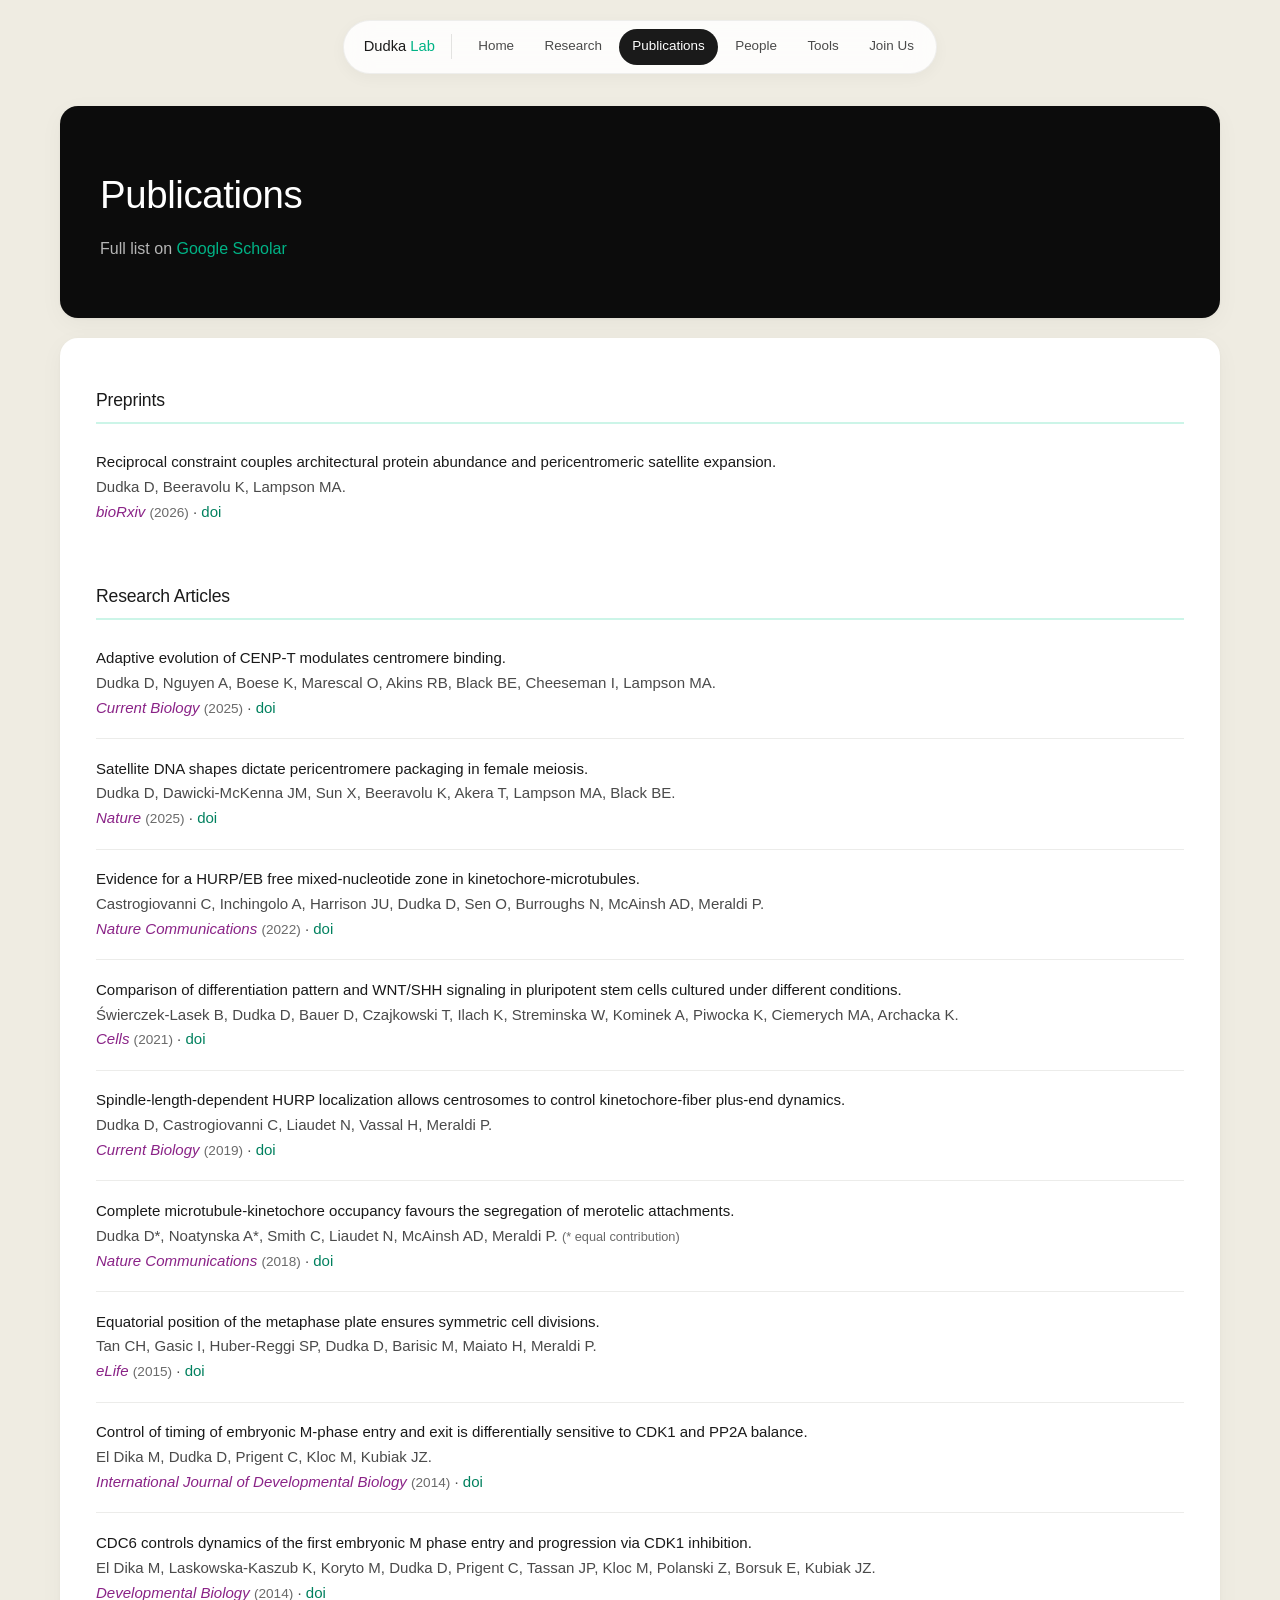
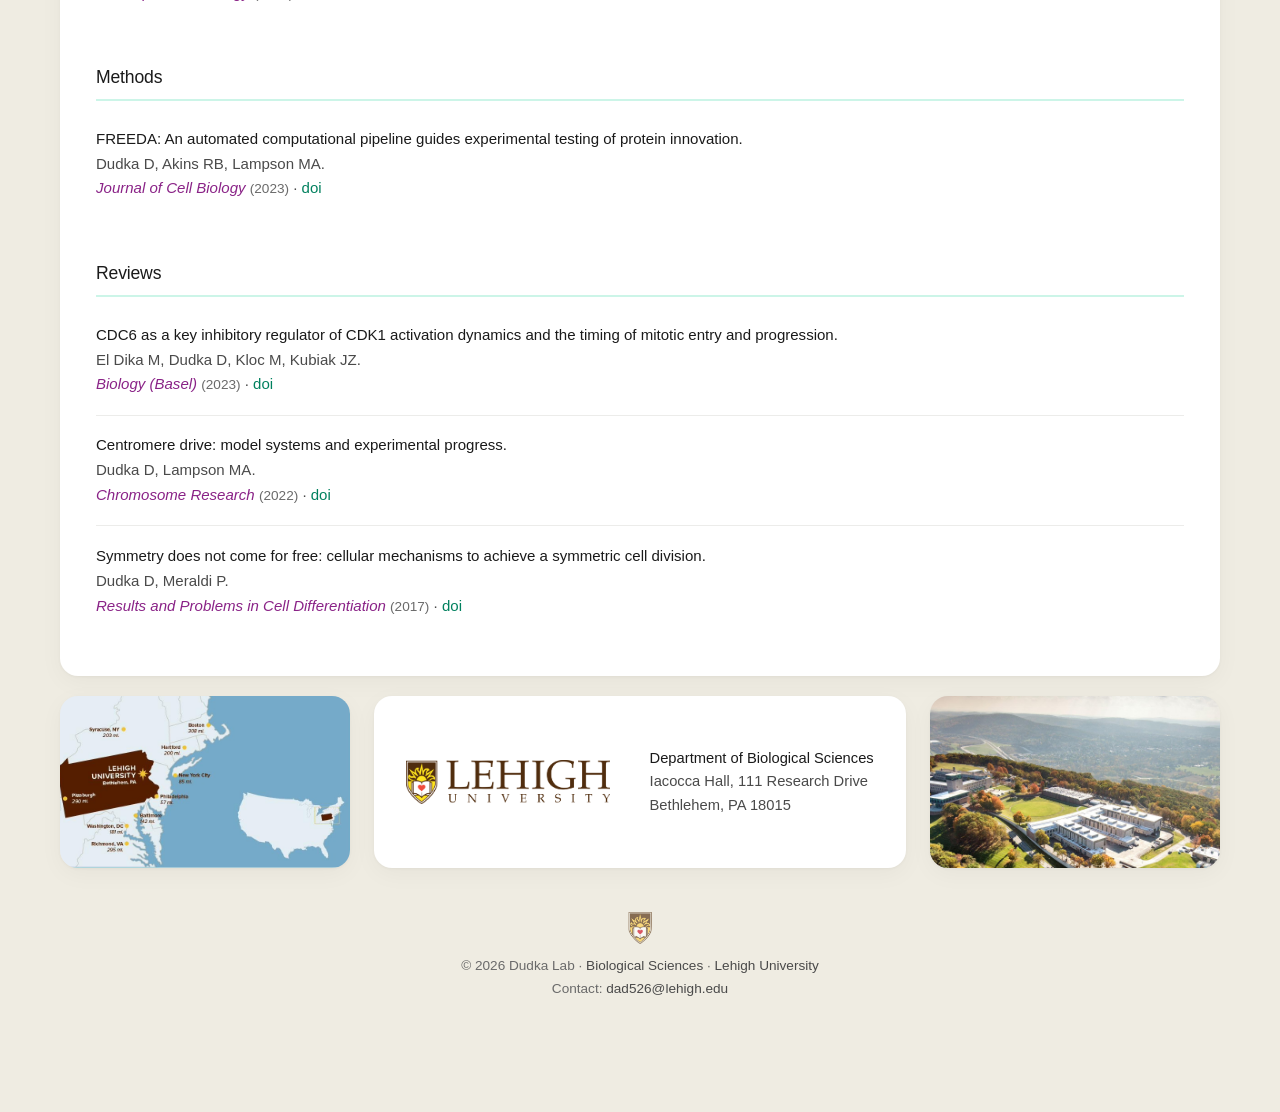
<file: pages/publications.html>
<!DOCTYPE html>
<html lang="en">
<head>
  <meta charset="UTF-8">
  <meta name="viewport" content="width=device-width, initial-scale=1.0">
  <title>Dudka Lab - Publications</title>
  <link rel="stylesheet" href="../css/style.css">
  <link rel="icon" type="image/png" href="../images/lehighseal.png">
</head>
<body>

<nav>
  <div class="nav-inner">
    <a href="../index.html" class="lab-name">Dudka <span class="green">Lab</span></a>
    <button class="nav-toggle" onclick="this.closest('nav').classList.toggle('open')">
      <span></span><span></span><span></span>
    </button>
    <ul>
      <li><a href="../index.html">Home</a></li>
      <li><a href="research.html">Research</a></li>
      <li><a href="publications.html" class="active">Publications</a></li>
      <li><a href="people.html">People</a></li>
      <li><a href="tools.html">Tools</a></li>
      <li><a href="join.html">Join Us</a></li>
    </ul>
  </div>
</nav>

<div class="canvas">

<div class="page-header">
  <h1>Publications</h1>
  <p>
    Full list on <a href="https://scholar.google.com/citations?user=fbCTSOUAAAAJ&hl=en" target="_blank">Google Scholar</a>
  </p>
</div>

<section>

  <!-- ============ PREPRINTS ============ -->
  <h2 class="pub-section-heading">Preprints</h2>
  <ul class="pub-list">

    <li>
      <span class="pub-title">Reciprocal constraint couples architectural protein abundance and pericentromeric satellite expansion.</span><br>
      <strong>Dudka D</strong>, Beeravolu K, Lampson MA.<br>
      <span class="pub-journal">bioRxiv</span> <span class="pub-year">(2026)</span>
      · <a href="https://doi.org/10.64898/2026.05.15.725447" target="_blank">doi</a>
    </li>

  </ul>

  <!-- ============ RESEARCH ARTICLES ============ -->
  <h2 class="pub-section-heading">Research Articles</h2>
  <ul class="pub-list">

    <li>
      <span class="pub-title">Adaptive evolution of CENP-T modulates centromere binding.</span><br>
      <strong>Dudka D</strong>, Nguyen A, Boese K, Marescal O, Akins RB, Black BE, Cheeseman I, Lampson MA.<br>
      <span class="pub-journal">Current Biology</span> <span class="pub-year">(2025)</span>
      · <a href="https://doi.org/10.1016/j.cub.2025.01.017" target="_blank">doi</a>
    </li>

    <li>
      <span class="pub-title">Satellite DNA shapes dictate pericentromere packaging in female meiosis.</span><br>
      <strong>Dudka D</strong>, Dawicki-McKenna JM, Sun X, Beeravolu K, Akera T, Lampson MA, Black BE.<br>
      <span class="pub-journal">Nature</span> <span class="pub-year">(2025)</span>
      · <a href="https://doi.org/10.1038/s41586-024-08374-0" target="_blank">doi</a>
    </li>

    <li>
      <span class="pub-title">Evidence for a HURP/EB free mixed-nucleotide zone in kinetochore-microtubules.</span><br>
      Castrogiovanni C, Inchingolo A, Harrison JU, <strong>Dudka D</strong>, Sen O, Burroughs N, McAinsh AD, Meraldi P.<br>
      <span class="pub-journal">Nature Communications</span> <span class="pub-year">(2022)</span>
      · <a href="https://doi.org/10.1038/s41467-022-32421-x" target="_blank">doi</a>
    </li>

    <li>
      <span class="pub-title">Comparison of differentiation pattern and WNT/SHH signaling in pluripotent stem cells cultured under different conditions.</span><br>
      Świerczek-Lasek B, <strong>Dudka D</strong>, Bauer D, Czajkowski T, Ilach K, Streminska W, Kominek A, Piwocka K, Ciemerych MA, Archacka K.<br>
      <span class="pub-journal">Cells</span> <span class="pub-year">(2021)</span>
      · <a href="https://doi.org/10.3390/cells10102743" target="_blank">doi</a>
    </li>

    <li>
      <span class="pub-title">Spindle-length-dependent HURP localization allows centrosomes to control kinetochore-fiber plus-end dynamics.</span><br>
      <strong>Dudka D</strong>, Castrogiovanni C, Liaudet N, Vassal H, Meraldi P.<br>
      <span class="pub-journal">Current Biology</span> <span class="pub-year">(2019)</span>
      · <a href="https://doi.org/10.1016/j.cub.2019.08.061" target="_blank">doi</a>
    </li>

    <li>
      <span class="pub-title">Complete microtubule-kinetochore occupancy favours the segregation of merotelic attachments.</span><br>
      <strong>Dudka D*</strong>, Noatynska A*, Smith C, Liaudet N, McAinsh AD, Meraldi P.
      <span style="font-size:0.85em;color:#6a6a6a;">(* equal contribution)</span><br>
      <span class="pub-journal">Nature Communications</span> <span class="pub-year">(2018)</span>
      · <a href="https://doi.org/10.1038/s41467-018-04427-x" target="_blank">doi</a>
    </li>

    <li>
      <span class="pub-title">Equatorial position of the metaphase plate ensures symmetric cell divisions.</span><br>
      Tan CH, Gasic I, Huber-Reggi SP, <strong>Dudka D</strong>, Barisic M, Maiato H, Meraldi P.<br>
      <span class="pub-journal">eLife</span> <span class="pub-year">(2015)</span>
      · <a href="https://doi.org/10.7554/eLife.05124" target="_blank">doi</a>
    </li>

    <li>
      <span class="pub-title">Control of timing of embryonic M-phase entry and exit is differentially sensitive to CDK1 and PP2A balance.</span><br>
      El Dika M, <strong>Dudka D</strong>, Prigent C, Kloc M, Kubiak JZ.<br>
      <span class="pub-journal">International Journal of Developmental Biology</span> <span class="pub-year">(2014)</span>
      · <a href="https://doi.org/10.1387/ijdb.140101jk" target="_blank">doi</a>
    </li>

    <li>
      <span class="pub-title">CDC6 controls dynamics of the first embryonic M phase entry and progression via CDK1 inhibition.</span><br>
      El Dika M, Laskowska-Kaszub K, Koryto M, <strong>Dudka D</strong>, Prigent C, Tassan JP, Kloc M, Polanski Z, Borsuk E, Kubiak JZ.<br>
      <span class="pub-journal">Developmental Biology</span> <span class="pub-year">(2014)</span>
      · <a href="https://doi.org/10.1016/j.ydbio.2014.09.023" target="_blank">doi</a>
    </li>

  </ul>

  <!-- ============ METHODS ============ -->
  <h2 class="pub-section-heading">Methods</h2>
  <ul class="pub-list">

    <li>
      <span class="pub-title">FREEDA: An automated computational pipeline guides experimental testing of protein innovation.</span><br>
      <strong>Dudka D</strong>, Akins RB, Lampson MA.<br>
      <span class="pub-journal">Journal of Cell Biology</span> <span class="pub-year">(2023)</span>
      · <a href="https://doi.org/10.1083/jcb.202212084" target="_blank">doi</a>
    </li>

  </ul>

  <!-- ============ REVIEWS ============ -->
  <h2 class="pub-section-heading">Reviews</h2>
  <ul class="pub-list">

    <li>
      <span class="pub-title">CDC6 as a key inhibitory regulator of CDK1 activation dynamics and the timing of mitotic entry and progression.</span><br>
      El Dika M, <strong>Dudka D</strong>, Kloc M, Kubiak JZ.<br>
      <span class="pub-journal">Biology (Basel)</span> <span class="pub-year">(2023)</span>
      · <a href="https://doi.org/10.3390/biology12060855" target="_blank">doi</a>
    </li>

    <li>
      <span class="pub-title">Centromere drive: model systems and experimental progress.</span><br>
      <strong>Dudka D</strong>, Lampson MA.<br>
      <span class="pub-journal">Chromosome Research</span> <span class="pub-year">(2022)</span>
      · <a href="https://doi.org/10.1007/s10577-022-09696-3" target="_blank">doi</a>
    </li>

    <li>
      <span class="pub-title">Symmetry does not come for free: cellular mechanisms to achieve a symmetric cell division.</span><br>
      <strong>Dudka D</strong>, Meraldi P.<br>
      <span class="pub-journal">Results and Problems in Cell Differentiation</span> <span class="pub-year">(2017)</span>
      · <a href="https://doi.org/10.1007/978-3-319-53150-2_14" target="_blank">doi</a>
    </li>

  </ul>

</section>

<!-- ========== LEHIGH BRANDING + LOCATION ========== -->
<div class="location-band">
  <img class="loc-img" src="../images/lehighmap.jpg" alt="Map of Lehigh University in Bethlehem, PA with distances to nearby cities">
  <div class="lehigh-strip">
    <img class="lehigh-logo" src="../images/lehighlogo.png" alt="Lehigh University">
    <div class="lehigh-info">
      <strong>Department of Biological Sciences</strong><br>
      Iacocca Hall, 111 Research Drive<br>
      Bethlehem, PA 18015
    </div>
  </div>
  <img class="loc-img" src="../images/campusaerial.jpg" alt="Aerial view of Lehigh University's Mountaintop campus above the Lehigh Valley">
</div>

<footer>
  <img class="footer-logo" src="../images/lehighseal.png" alt="Lehigh University">
  <p>
    © 2026 Dudka Lab · <a href="https://bio.cas.lehigh.edu/">Biological Sciences</a> · <a href="https://www.lehigh.edu/">Lehigh University</a><br>
    Contact: <a href="mailto:dad526@lehigh.edu">dad526@lehigh.edu</a>
  </p>
</footer>

</div>
</body>
</html>
</file>
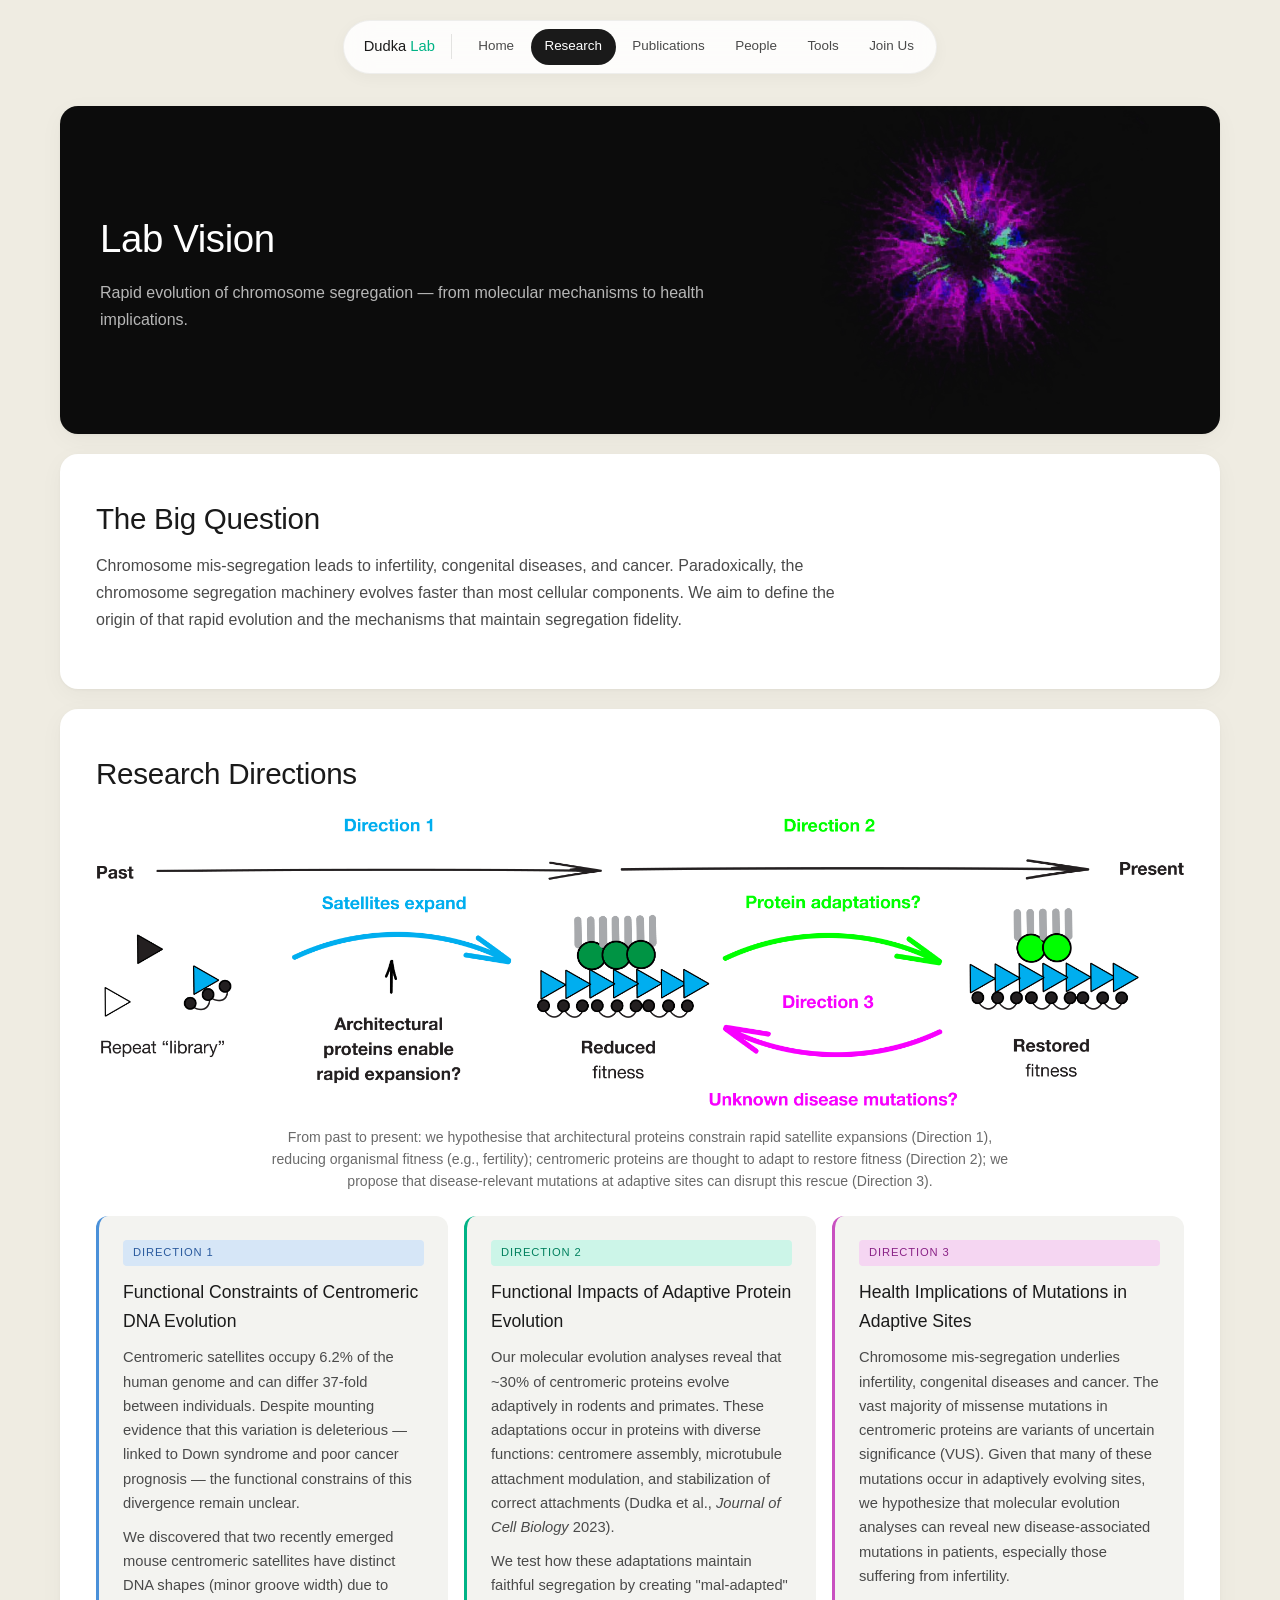
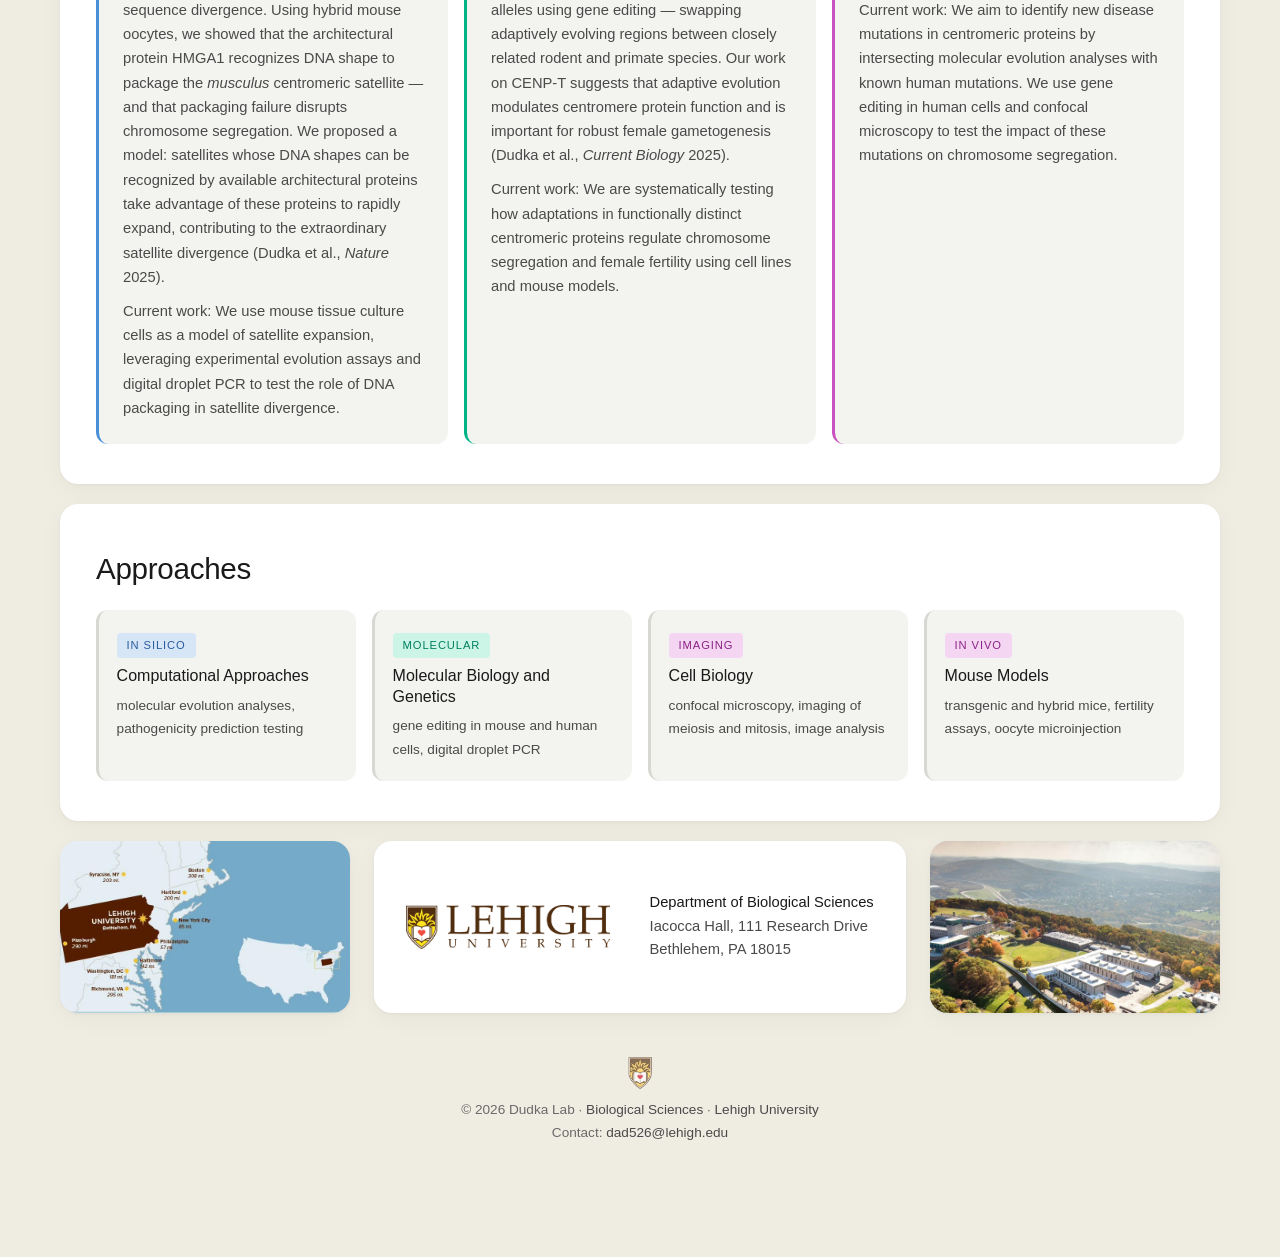
<file: pages/research.html>
<!DOCTYPE html>
<html lang="en">
<head>
  <meta charset="UTF-8">
  <meta name="viewport" content="width=device-width, initial-scale=1.0">
  <title>Dudka Lab - Research</title>
  <link rel="stylesheet" href="../css/style.css">
  <link rel="icon" type="image/png" href="../images/lehighseal.png">
</head>
<body>

<nav>
  <div class="nav-inner">
    <a href="../index.html" class="lab-name">Dudka <span class="green">Lab</span></a>
    <button class="nav-toggle" onclick="this.closest('nav').classList.toggle('open')">
      <span></span><span></span><span></span>
    </button>
    <ul>
      <li><a href="../index.html">Home</a></li>
      <li><a href="research.html" class="active">Research</a></li>
      <li><a href="publications.html">Publications</a></li>
      <li><a href="people.html">People</a></li>
      <li><a href="tools.html">Tools</a></li>
      <li><a href="join.html">Join Us</a></li>
    </ul>
  </div>
</nav>

<div class="canvas">

<div class="page-header has-fig">
  <div class="ph-text">
    <h1>Lab Vision</h1>
    <p>Rapid evolution of chromosome segregation — from molecular mechanisms to health implications.</p>
  </div>
  <img class="ph-fig" src="../images/spindleIF.png" alt="Immunofluorescence micrograph of a dividing cell showing a radial spindle">
</div>

<section>
  <h2>The Big Question</h2>
  <p>
    Chromosome mis-segregation leads to infertility, congenital diseases, and cancer. Paradoxically,
    the chromosome segregation machinery evolves faster than most cellular components. We aim to define
    the origin of that rapid evolution and the mechanisms that maintain segregation fidelity.
  </p>
</section>

<!-- ========== RESEARCH DIRECTIONS (overview + three side-by-side cards) ========== -->
<section>
  <h2>Research Directions</h2>

  <!-- Shared overview schematic for all three directions -->
  <figure class="research-overview-figure">
    <img src="../images/Researchvignette.png"
         alt="Overview of the three research directions: from past to present, satellite expansion (Direction 1) leads to reduced fitness, then protein adaptation (Direction 2) restores fitness; Direction 3 asks how disease mutations disrupt this restored state.">
    <figcaption>
      From past to present: we hypothesise that architectural proteins constrain rapid satellite expansions (<strong>Direction 1</strong>),
      reducing organismal fitness (e.g., fertility); centromeric proteins are thought to adapt to restore fitness (<strong>Direction 2</strong>);
      we propose that disease-relevant mutations at adaptive sites can disrupt this rescue (<strong>Direction 3</strong>).
    </figcaption>
  </figure>

  <div class="directions-grid">

    <!-- DIRECTION 1 -->
    <div class="direction-block dir-blue">
      <span class="tag tag-blue">Direction 1</span>
      <h3>Functional Constraints of Centromeric DNA Evolution</h3>
      <p>
        Centromeric satellites occupy 6.2% of the human genome and can differ 37-fold between individuals.
        Despite mounting evidence that this variation is deleterious — linked to Down syndrome and poor cancer
        prognosis — the functional constrains of this divergence remain unclear.
      </p>
      <p>
        We discovered that two recently emerged mouse centromeric satellites have distinct DNA shapes (minor groove width)
        due to sequence divergence. Using hybrid mouse oocytes, we showed that the architectural protein HMGA1 recognizes
        DNA shape to package the <em>musculus</em> centromeric satellite — and that packaging failure disrupts chromosome
        segregation. We proposed a model: satellites whose DNA shapes can be recognized by available architectural proteins
        take advantage of these proteins to rapidly expand, contributing to the extraordinary satellite divergence
        (<strong>Dudka et al., <em>Nature</em> 2025</strong>).
      </p>
      <p>
        <strong>Current work:</strong> We use mouse tissue culture cells as a model of satellite expansion,
        leveraging experimental evolution assays and digital droplet PCR to test the role of DNA packaging
        in satellite divergence.
      </p>
    </div>

    <!-- DIRECTION 2 -->
    <div class="direction-block dir-green">
      <span class="tag tag-green">Direction 2</span>
      <h3>Functional Impacts of Adaptive Protein Evolution</h3>
      <p>
        Our molecular evolution analyses reveal that ~30% of centromeric proteins evolve adaptively in rodents and primates.
        These adaptations occur in proteins with diverse functions: centromere assembly, microtubule attachment
        modulation, and stabilization of correct attachments
        (<strong>Dudka et al., <em>Journal of Cell Biology</em> 2023</strong>).
      </p>
      <p>
        We test how these adaptations maintain faithful segregation by creating "mal-adapted" alleles using gene editing —
        swapping adaptively evolving regions between closely related rodent and primate species. Our work on
        CENP-T suggests that adaptive evolution modulates centromere protein function and is important for robust female gametogenesis
        (<strong>Dudka et al., <em>Current Biology</em> 2025</strong>).
      </p>
      <p>
        <strong>Current work:</strong> We are systematically testing how adaptations in functionally distinct
        centromeric proteins regulate chromosome segregation and female fertility using cell lines and mouse models.
      </p>
    </div>

    <!-- DIRECTION 3 -->
    <div class="direction-block dir-magenta">
      <span class="tag tag-magenta">Direction 3</span>
      <h3>Health Implications of Mutations in Adaptive Sites</h3>
      <p>
        Chromosome mis-segregation underlies infertility, congenital diseases and cancer.
        The vast majority of missense mutations in centromeric proteins are variants of uncertain significance (VUS).
        Given that many of these mutations occur in adaptively evolving sites, we hypothesize that molecular evolution analyses
        can reveal new disease-associated mutations in patients, especially those suffering from infertility.
      </p>
      <p>
        <strong>Current work:</strong> We aim to identify new disease mutations in centromeric proteins
        by intersecting molecular evolution analyses with known human mutations. We use gene editing
        in human cells and confocal microscopy to test the impact of these mutations on chromosome segregation.
      </p>
    </div>

  </div>
</section>

<!-- APPROACHES -->
<section>
  <h2>Approaches</h2>
  <div class="approaches">
    <div class="approach-card">
      <span class="tag tag-blue">In silico</span>
      <h3>Computational Approaches</h3>
      <p>molecular evolution analyses, pathogenicity prediction testing</p>
    </div>
    <div class="approach-card">
      <span class="tag tag-green">Molecular</span>
      <h3>Molecular Biology and Genetics</h3>
      <p>gene editing in mouse and human cells, digital droplet PCR</p>
    </div>
    <div class="approach-card">
      <span class="tag tag-magenta">Imaging</span>
      <h3>Cell Biology</h3>
      <p>confocal microscopy, imaging of meiosis and mitosis, image analysis</p>
    </div>
    <div class="approach-card">
      <span class="tag tag-magenta">In&nbsp;vivo</span>
      <h3>Mouse Models</h3>
      <p>transgenic and hybrid mice, fertility assays, oocyte microinjection</p>
    </div>
  </div>
</section>

<!-- ========== LEHIGH BRANDING + LOCATION ========== -->
<div class="location-band">
  <img class="loc-img" src="../images/lehighmap.jpg" alt="Map of Lehigh University in Bethlehem, PA with distances to nearby cities">
  <div class="lehigh-strip">
    <img class="lehigh-logo" src="../images/lehighlogo.png" alt="Lehigh University">
    <div class="lehigh-info">
      <strong>Department of Biological Sciences</strong><br>
      Iacocca Hall, 111 Research Drive<br>
      Bethlehem, PA 18015
    </div>
  </div>
  <img class="loc-img" src="../images/campusaerial.jpg" alt="Aerial view of Lehigh University's Mountaintop campus above the Lehigh Valley">
</div>

<footer>
  <img class="footer-logo" src="../images/lehighseal.png" alt="Lehigh University">
  <p>
    © 2026 Dudka Lab · <a href="https://bio.cas.lehigh.edu/">Biological Sciences</a> · <a href="https://www.lehigh.edu/">Lehigh University</a><br>
    Contact: <a href="mailto:dad526@lehigh.edu">dad526@lehigh.edu</a>
  </p>
</footer>

</div>
</body>
</html>
</file>
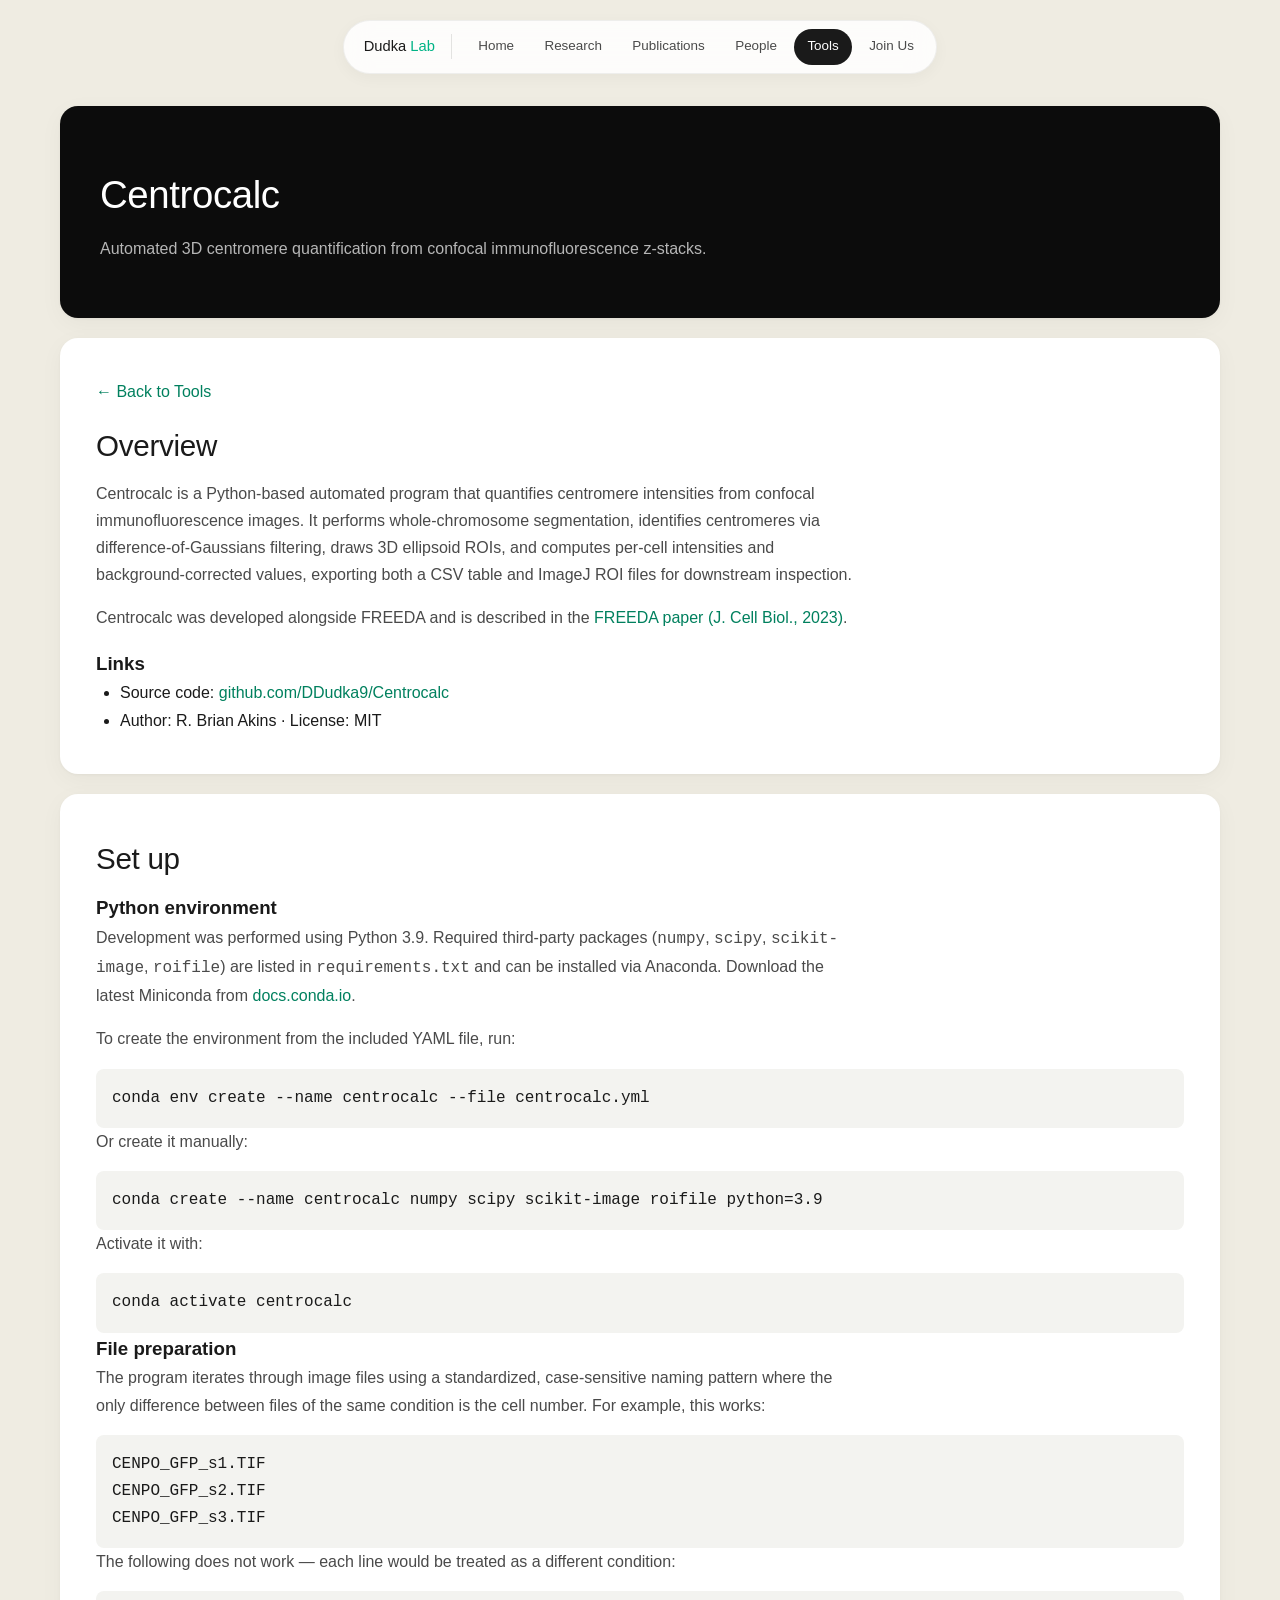
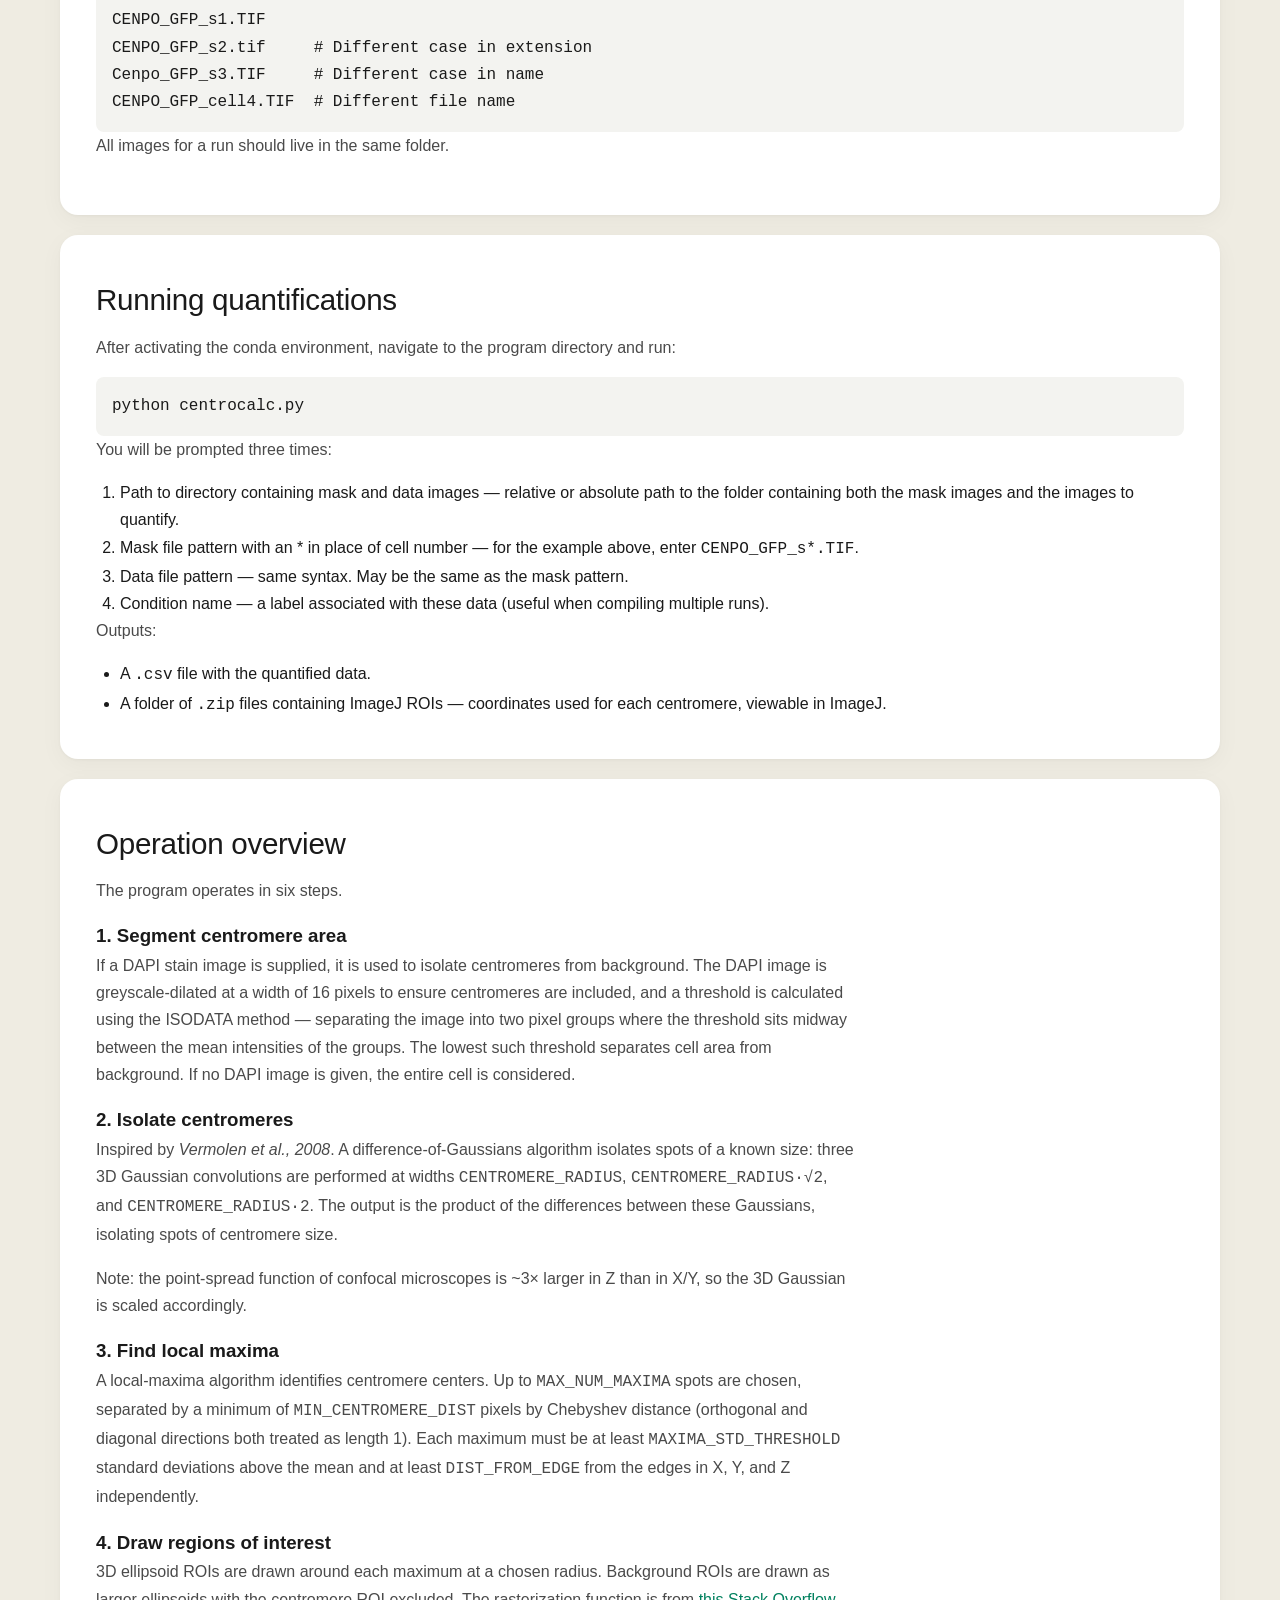
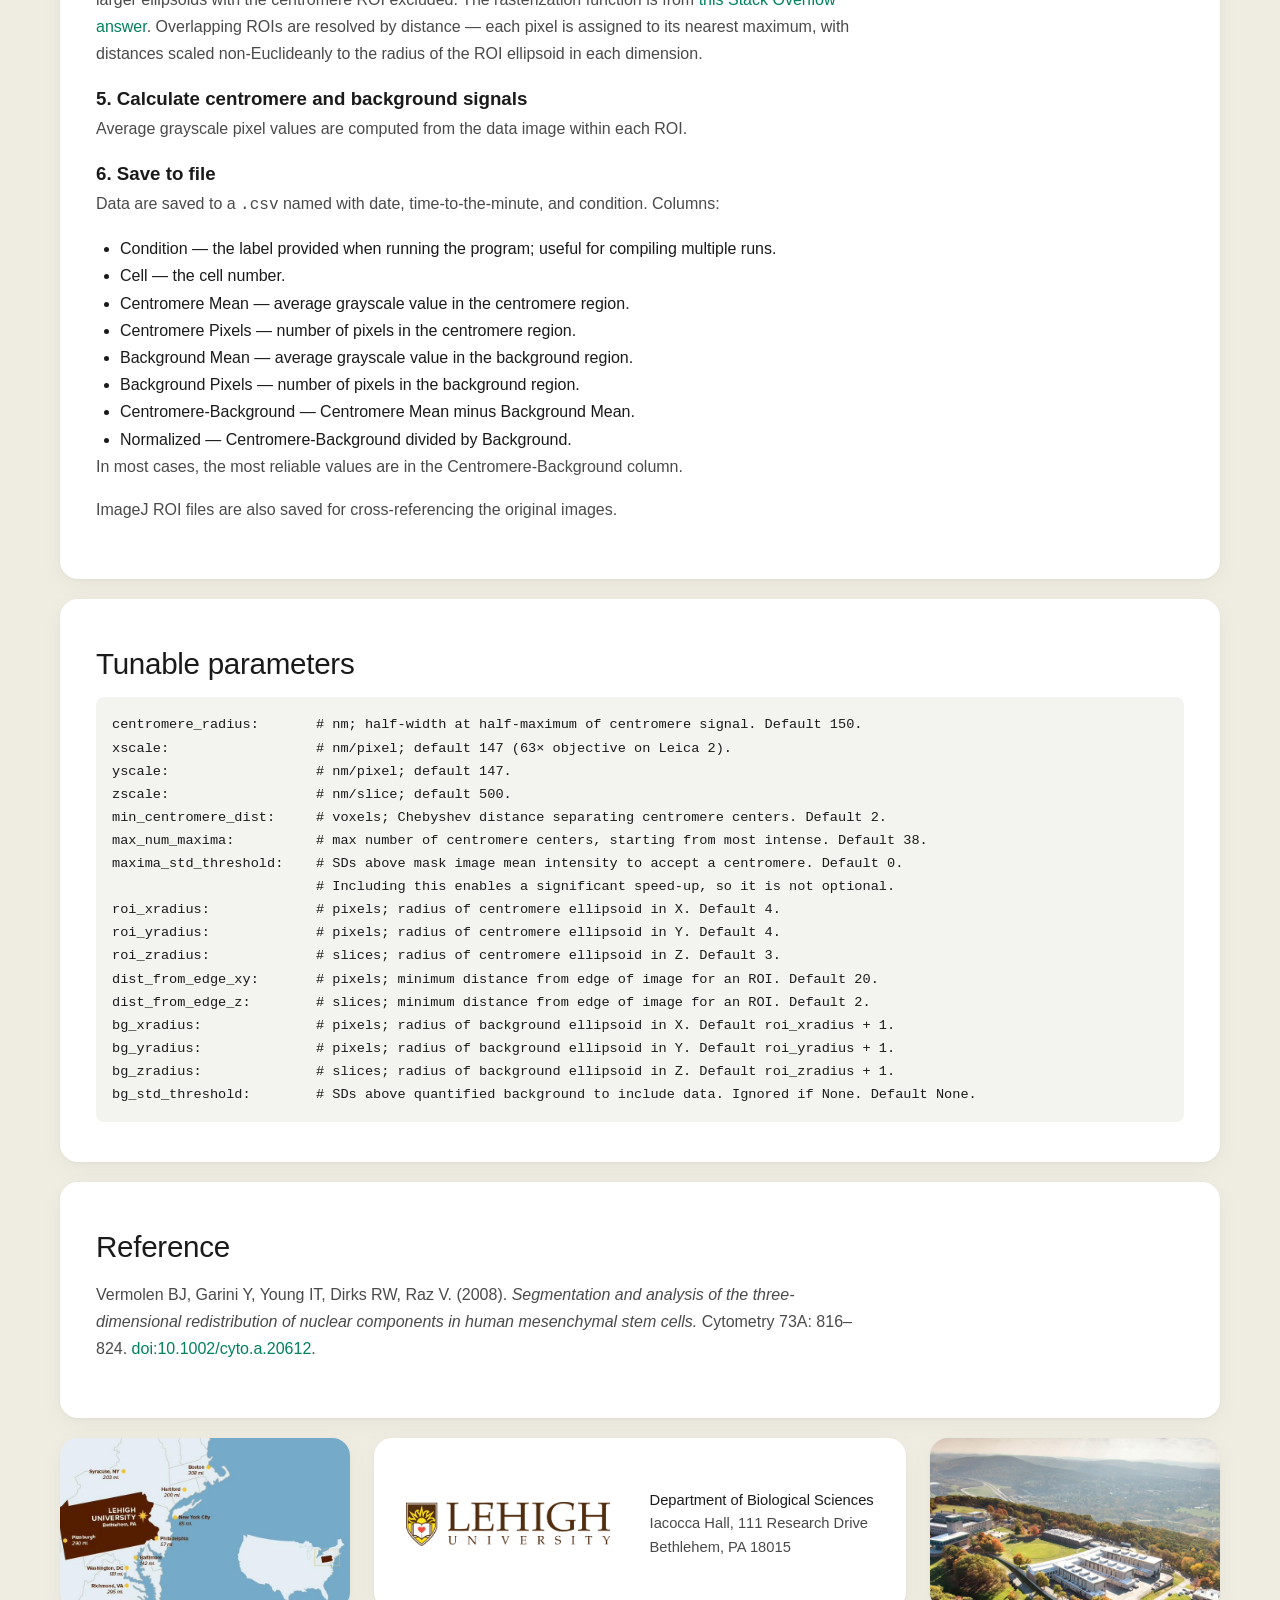
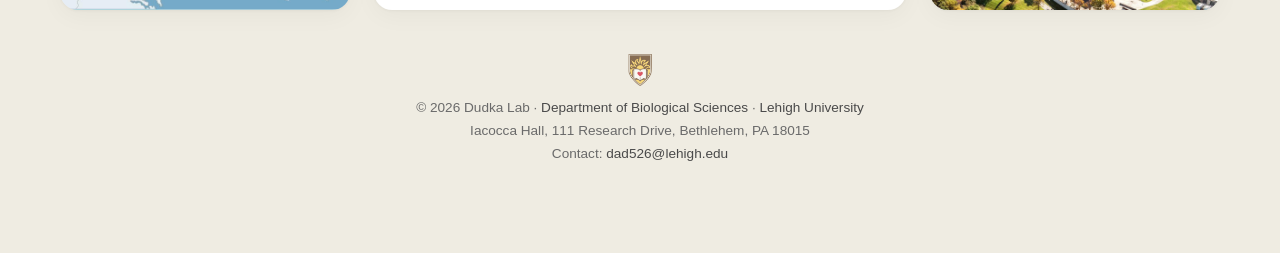
<file: pages/tools-centrocalc.html>
<!DOCTYPE html>
<html lang="en">
<head>
  <meta charset="UTF-8">
  <meta name="viewport" content="width=device-width, initial-scale=1.0">
  <title>Dudka Lab — Centrocalc Documentation</title>
  <meta name="description" content="Centrocalc documentation: automated 3D centromere quantification from confocal immunofluorescence images.">
  <link rel="stylesheet" href="../css/style.css">
  <link rel="icon" type="image/png" href="../images/lehighseal.png">
</head>
<body>

<nav>
  <div class="nav-inner">
    <a href="../index.html" class="lab-name">Dudka <span class="green">Lab</span></a>
    <button class="nav-toggle" onclick="this.closest('nav').classList.toggle('open')">
      <span></span><span></span><span></span>
    </button>
    <ul>
      <li><a href="../index.html">Home</a></li>
      <li><a href="research.html">Research</a></li>
      <li><a href="publications.html">Publications</a></li>
      <li><a href="people.html">People</a></li>
      <li><a href="tools.html" class="active">Tools</a></li>
      <li><a href="join.html">Join Us</a></li>
    </ul>
  </div>
</nav>

<div class="canvas">

<div class="page-header">
  <h1>Centrocalc</h1>
  <p>Automated 3D centromere quantification from confocal immunofluorescence z-stacks.</p>
</div>

<section>
  <p style="margin-top:0;"><a href="tools.html">← Back to Tools</a></p>

  <h2>Overview</h2>
  <p>
    <strong>Centrocalc</strong> is a Python-based automated program that quantifies centromere intensities
    from confocal immunofluorescence images. It performs whole-chromosome segmentation, identifies centromeres
    via difference-of-Gaussians filtering, draws 3D ellipsoid ROIs, and computes per-cell intensities and
    background-corrected values, exporting both a CSV table and ImageJ ROI files for downstream inspection.
  </p>
  <p>
    Centrocalc was developed alongside FREEDA and is described in the
    <a href="https://doi.org/10.1083/jcb.202212084" target="_blank">FREEDA paper (J. Cell Biol., 2023)</a>.
  </p>

  <h3>Links</h3>
  <ul style="list-style: disc; padding-left: 1.5rem;">
    <li>Source code: <a href="https://github.com/DDudka9/Centrocalc" target="_blank">github.com/DDudka9/Centrocalc</a></li>
    <li>Author: R. Brian Akins · License: MIT</li>
  </ul>
</section>

<section>
  <h2>Set up</h2>

  <h3>Python environment</h3>
  <p>
    Development was performed using <strong>Python 3.9</strong>. Required third-party packages
    (<code>numpy</code>, <code>scipy</code>, <code>scikit-image</code>, <code>roifile</code>) are listed in
    <code>requirements.txt</code> and can be installed via Anaconda. Download the latest Miniconda from
    <a href="https://docs.conda.io/en/latest/miniconda.html" target="_blank">docs.conda.io</a>.
  </p>

  <p>To create the environment from the included YAML file, run:</p>
  <pre style="background: var(--bg-alt); padding: 1rem; border-radius: 8px; overflow-x: auto;"><code>conda env create --name centrocalc --file centrocalc.yml</code></pre>

  <p>Or create it manually:</p>
  <pre style="background: var(--bg-alt); padding: 1rem; border-radius: 8px; overflow-x: auto;"><code>conda create --name centrocalc numpy scipy scikit-image roifile python=3.9</code></pre>

  <p>Activate it with:</p>
  <pre style="background: var(--bg-alt); padding: 1rem; border-radius: 8px; overflow-x: auto;"><code>conda activate centrocalc</code></pre>

  <h3>File preparation</h3>
  <p>
    The program iterates through image files using a standardized, <strong>case-sensitive</strong> naming pattern
    where the only difference between files of the same condition is the cell number. For example, this works:
  </p>
  <pre style="background: var(--bg-alt); padding: 1rem; border-radius: 8px; overflow-x: auto;"><code>CENPO_GFP_s1.TIF
CENPO_GFP_s2.TIF
CENPO_GFP_s3.TIF</code></pre>

  <p>The following <strong>does not work</strong> — each line would be treated as a different condition:</p>
  <pre style="background: var(--bg-alt); padding: 1rem; border-radius: 8px; overflow-x: auto;"><code>CENPO_GFP_s1.TIF
CENPO_GFP_s2.tif     # Different case in extension
Cenpo_GFP_s3.TIF     # Different case in name
CENPO_GFP_cell4.TIF  # Different file name</code></pre>

  <p>All images for a run should live in the same folder.</p>
</section>

<section>
  <h2>Running quantifications</h2>
  <p>After activating the conda environment, navigate to the program directory and run:</p>
  <pre style="background: var(--bg-alt); padding: 1rem; border-radius: 8px; overflow-x: auto;"><code>python centrocalc.py</code></pre>

  <p>You will be prompted three times:</p>
  <ol style="padding-left: 1.5rem;">
    <li><strong>Path to directory containing mask and data images</strong> — relative or absolute path to the folder containing both the mask images and the images to quantify.</li>
    <li><strong>Mask file pattern with an * in place of cell number</strong> — for the example above, enter <code>CENPO_GFP_s*.TIF</code>.</li>
    <li><strong>Data file pattern</strong> — same syntax. May be the same as the mask pattern.</li>
    <li><strong>Condition name</strong> — a label associated with these data (useful when compiling multiple runs).</li>
  </ol>

  <p>Outputs:</p>
  <ul style="list-style: disc; padding-left: 1.5rem;">
    <li>A <code>.csv</code> file with the quantified data.</li>
    <li>A folder of <code>.zip</code> files containing ImageJ ROIs — coordinates used for each centromere, viewable in ImageJ.</li>
  </ul>
</section>

<section>
  <h2>Operation overview</h2>
  <p>The program operates in six steps.</p>

  <h3>1. Segment centromere area</h3>
  <p>
    If a DAPI stain image is supplied, it is used to isolate centromeres from background. The DAPI image
    is greyscale-dilated at a width of 16 pixels to ensure centromeres are included, and a threshold is
    calculated using the <strong>ISODATA method</strong> — separating the image into two pixel groups
    where the threshold sits midway between the mean intensities of the groups. The lowest such threshold
    separates cell area from background. If no DAPI image is given, the entire cell is considered.
  </p>

  <h3>2. Isolate centromeres</h3>
  <p>
    Inspired by <em>Vermolen et al., 2008</em>. A difference-of-Gaussians algorithm isolates spots of a
    known size: three 3D Gaussian convolutions are performed at widths <code>CENTROMERE_RADIUS</code>,
    <code>CENTROMERE_RADIUS·√2</code>, and <code>CENTROMERE_RADIUS·2</code>. The output is the product of
    the differences between these Gaussians, isolating spots of centromere size.
  </p>
  <p>
    <strong>Note:</strong> the point-spread function of confocal microscopes is ~3× larger in Z than in
    X/Y, so the 3D Gaussian is scaled accordingly.
  </p>

  <h3>3. Find local maxima</h3>
  <p>
    A local-maxima algorithm identifies centromere centers. Up to <code>MAX_NUM_MAXIMA</code> spots are
    chosen, separated by a minimum of <code>MIN_CENTROMERE_DIST</code> pixels by Chebyshev distance
    (orthogonal and diagonal directions both treated as length 1). Each maximum must be at least
    <code>MAXIMA_STD_THRESHOLD</code> standard deviations above the mean and at least
    <code>DIST_FROM_EDGE</code> from the edges in X, Y, and Z independently.
  </p>

  <h3>4. Draw regions of interest</h3>
  <p>
    3D ellipsoid ROIs are drawn around each maximum at a chosen radius. Background ROIs are drawn as
    larger ellipsoids with the centromere ROI excluded. The rasterization function is from
    <a href="https://stackoverflow.com/a/69444906/17045291" target="_blank">this Stack Overflow answer</a>.
    Overlapping ROIs are resolved by distance — each pixel is assigned to its nearest maximum, with
    distances scaled non-Euclideanly to the radius of the ROI ellipsoid in each dimension.
  </p>

  <h3>5. Calculate centromere and background signals</h3>
  <p>Average grayscale pixel values are computed from the data image within each ROI.</p>

  <h3>6. Save to file</h3>
  <p>
    Data are saved to a <code>.csv</code> named with date, time-to-the-minute, and condition. Columns:
  </p>
  <ul style="list-style: disc; padding-left: 1.5rem;">
    <li><strong>Condition</strong> — the label provided when running the program; useful for compiling multiple runs.</li>
    <li><strong>Cell</strong> — the cell number.</li>
    <li><strong>Centromere Mean</strong> — average grayscale value in the centromere region.</li>
    <li><strong>Centromere Pixels</strong> — number of pixels in the centromere region.</li>
    <li><strong>Background Mean</strong> — average grayscale value in the background region.</li>
    <li><strong>Background Pixels</strong> — number of pixels in the background region.</li>
    <li><strong>Centromere-Background</strong> — Centromere Mean minus Background Mean.</li>
    <li><strong>Normalized</strong> — Centromere-Background divided by Background.</li>
  </ul>
  <p>In most cases, the most reliable values are in the <strong>Centromere-Background</strong> column.</p>
  <p>ImageJ ROI files are also saved for cross-referencing the original images.</p>
</section>

<section>
  <h2>Tunable parameters</h2>
  <pre style="background: var(--bg-alt); padding: 1rem; border-radius: 8px; overflow-x: auto; font-size: 0.85rem;"><code>centromere_radius:       # nm; half-width at half-maximum of centromere signal. Default 150.
xscale:                  # nm/pixel; default 147 (63× objective on Leica 2).
yscale:                  # nm/pixel; default 147.
zscale:                  # nm/slice; default 500.
min_centromere_dist:     # voxels; Chebyshev distance separating centromere centers. Default 2.
max_num_maxima:          # max number of centromere centers, starting from most intense. Default 38.
maxima_std_threshold:    # SDs above mask image mean intensity to accept a centromere. Default 0.
                         # Including this enables a significant speed-up, so it is not optional.
roi_xradius:             # pixels; radius of centromere ellipsoid in X. Default 4.
roi_yradius:             # pixels; radius of centromere ellipsoid in Y. Default 4.
roi_zradius:             # slices; radius of centromere ellipsoid in Z. Default 3.
dist_from_edge_xy:       # pixels; minimum distance from edge of image for an ROI. Default 20.
dist_from_edge_z:        # slices; minimum distance from edge of image for an ROI. Default 2.
bg_xradius:              # pixels; radius of background ellipsoid in X. Default roi_xradius + 1.
bg_yradius:              # pixels; radius of background ellipsoid in Y. Default roi_yradius + 1.
bg_zradius:              # slices; radius of background ellipsoid in Z. Default roi_zradius + 1.
bg_std_threshold:        # SDs above quantified background to include data. Ignored if None. Default None.</code></pre>
</section>

<section>
  <h2>Reference</h2>
  <p>
    Vermolen BJ, Garini Y, Young IT, Dirks RW, Raz V. (2008). <em>Segmentation and analysis of the
    three-dimensional redistribution of nuclear components in human mesenchymal stem cells.</em>
    Cytometry 73A: 816–824. <a href="https://doi.org/10.1002/cyto.a.20612" target="_blank">doi:10.1002/cyto.a.20612</a>.
  </p>
</section>

<!-- ========== LEHIGH BRANDING ========== -->
<!-- ========== LEHIGH BRANDING + LOCATION ========== -->
<div class="location-band">
  <img class="loc-img" src="../images/lehighmap.jpg" alt="Map of Lehigh University in Bethlehem, PA with distances to nearby cities">
  <div class="lehigh-strip">
    <img class="lehigh-logo" src="../images/lehighlogo.png" alt="Lehigh University">
    <div class="lehigh-info">
      <strong>Department of Biological Sciences</strong><br>
      Iacocca Hall, 111 Research Drive<br>
      Bethlehem, PA 18015
    </div>
  </div>
  <img class="loc-img" src="../images/campusaerial.jpg" alt="Aerial view of Lehigh University's Mountaintop campus above the Lehigh Valley">
</div>

<!-- ========== FOOTER ========== -->
<footer>
  <img class="footer-logo" src="../images/lehighseal.png" alt="Lehigh University">
  <p>
    © 2026 Dudka Lab · <a href="https://bio.cas.lehigh.edu/">Department of Biological Sciences</a> ·
    <a href="https://www.lehigh.edu/">Lehigh University</a><br>
    Iacocca Hall, 111 Research Drive, Bethlehem, PA 18015<br>
    Contact: <a href="mailto:dad526@lehigh.edu">dad526@lehigh.edu</a>
  </p>
</footer>

</div>
</body>
</html>
</file>
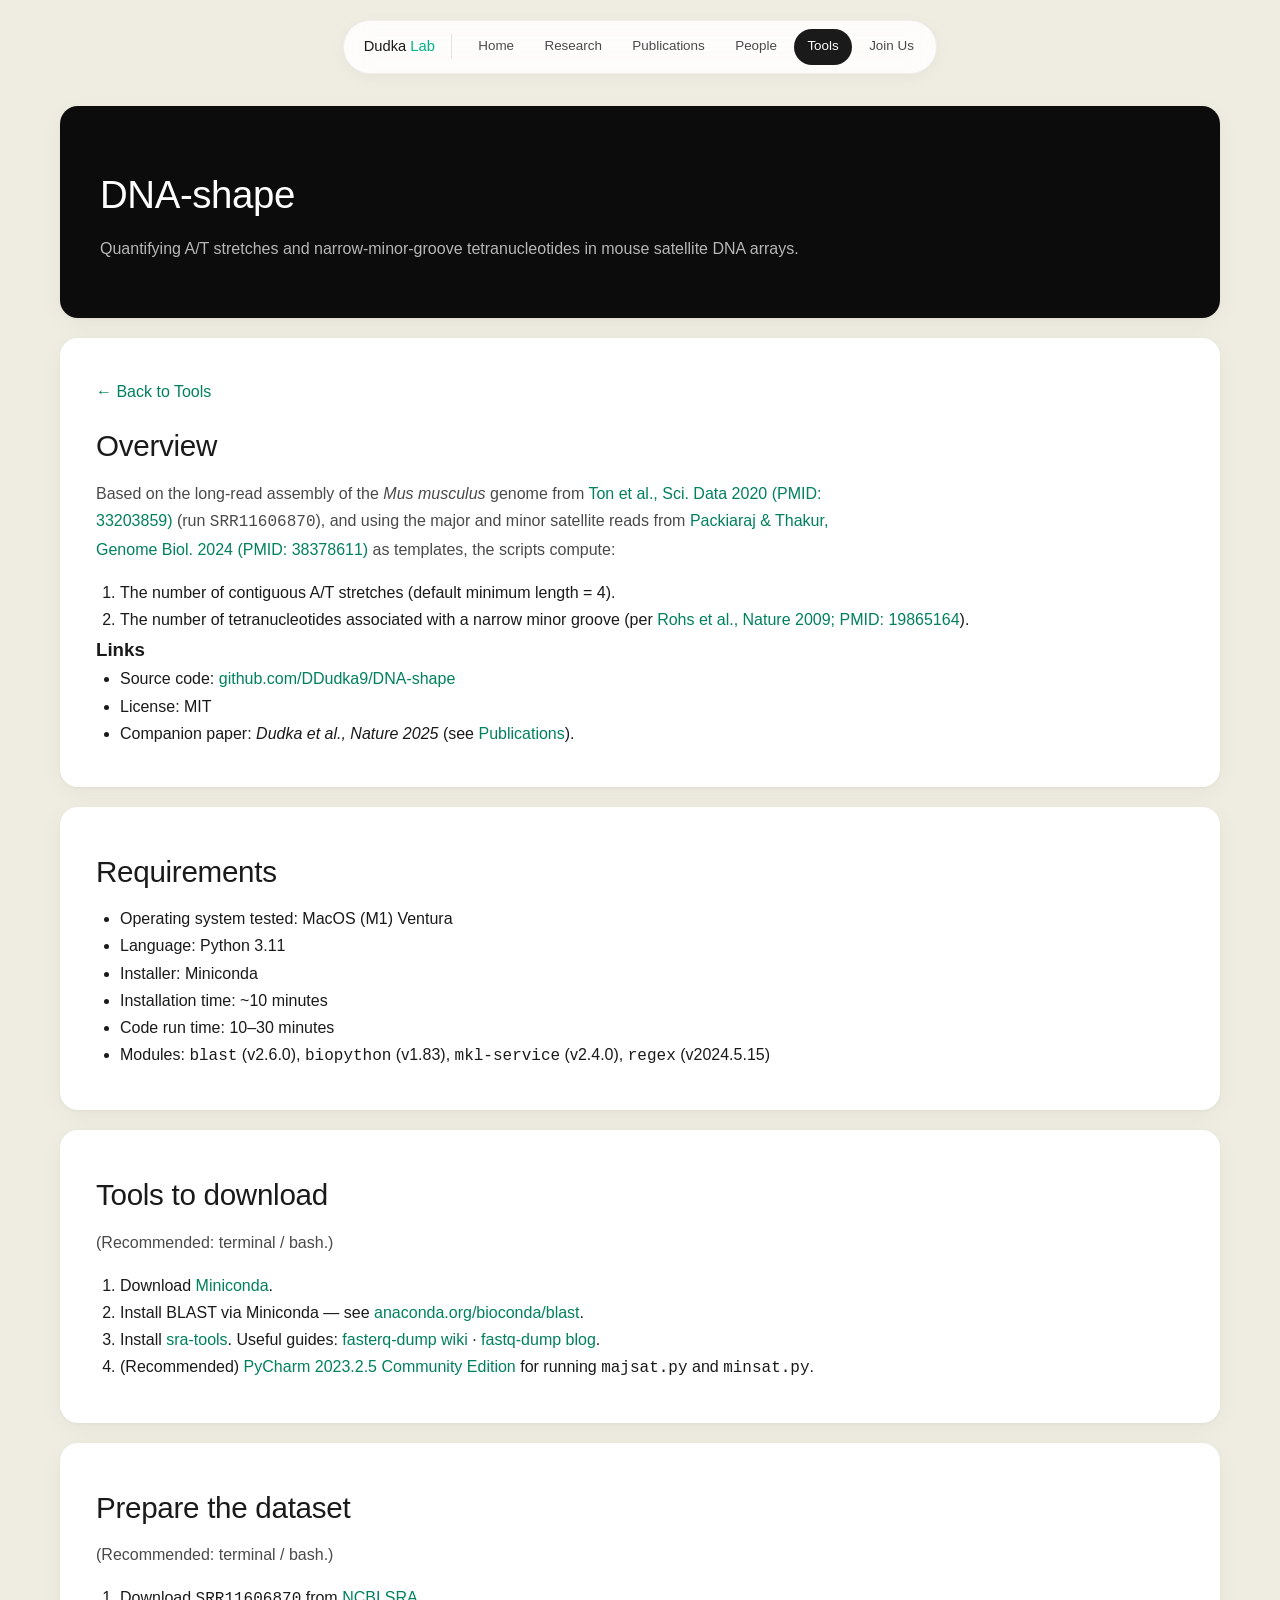
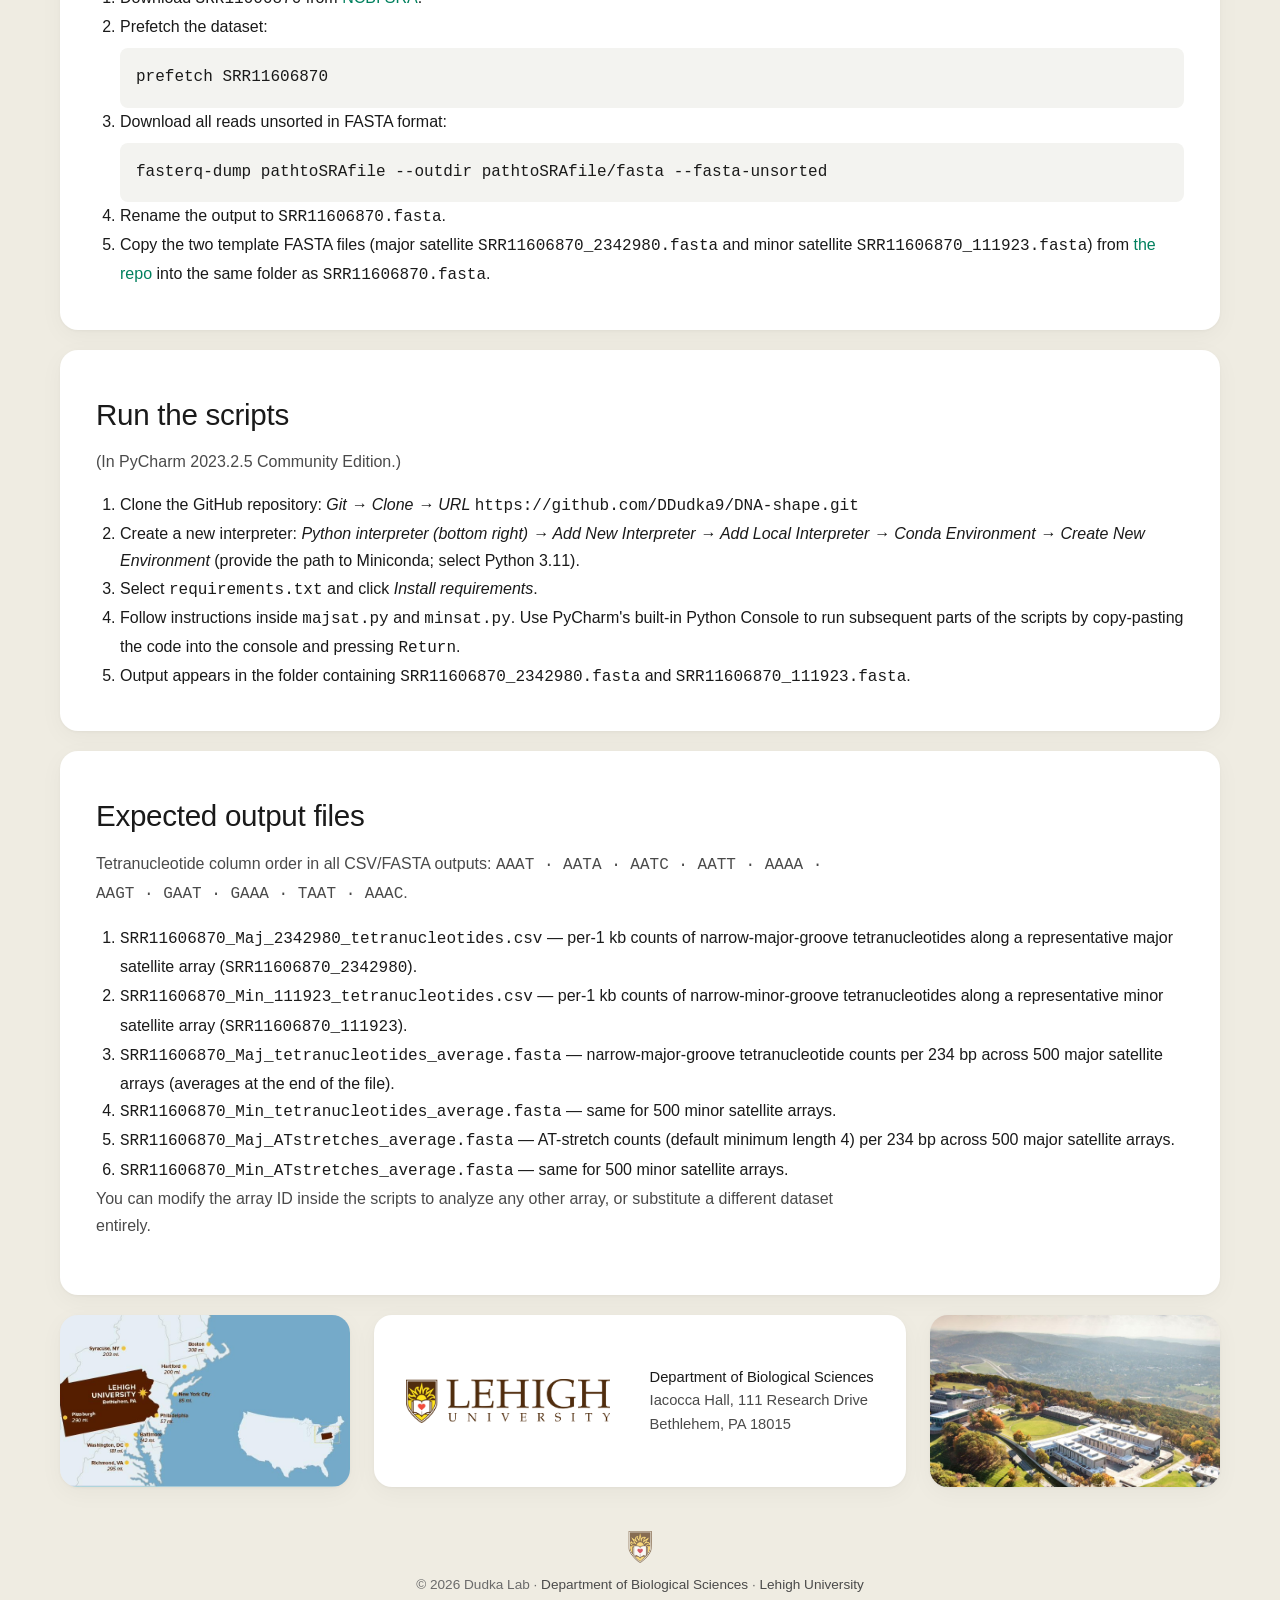
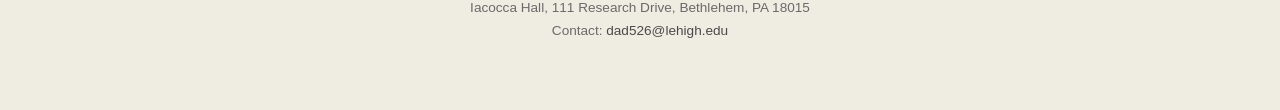
<file: pages/tools-dnashape.html>
<!DOCTYPE html>
<html lang="en">
<head>
  <meta charset="UTF-8">
  <meta name="viewport" content="width=device-width, initial-scale=1.0">
  <title>Dudka Lab — DNA-shape Documentation</title>
  <meta name="description" content="DNA-shape documentation: Python scripts to quantify A/T stretches and narrow-minor-groove tetranucleotides in mouse satellite DNA.">
  <link rel="stylesheet" href="../css/style.css">
  <link rel="icon" type="image/png" href="../images/lehighseal.png">
</head>
<body>

<nav>
  <div class="nav-inner">
    <a href="../index.html" class="lab-name">Dudka <span class="green">Lab</span></a>
    <button class="nav-toggle" onclick="this.closest('nav').classList.toggle('open')">
      <span></span><span></span><span></span>
    </button>
    <ul>
      <li><a href="../index.html">Home</a></li>
      <li><a href="research.html">Research</a></li>
      <li><a href="publications.html">Publications</a></li>
      <li><a href="people.html">People</a></li>
      <li><a href="tools.html" class="active">Tools</a></li>
      <li><a href="join.html">Join Us</a></li>
    </ul>
  </div>
</nav>

<div class="canvas">

<div class="page-header">
  <h1>DNA-shape</h1>
  <p>Quantifying A/T stretches and narrow-minor-groove tetranucleotides in mouse satellite DNA arrays.</p>
</div>

<section>
  <p style="margin-top:0;"><a href="tools.html">← Back to Tools</a></p>

  <h2>Overview</h2>
  <p>
    Based on the long-read assembly of the <em>Mus musculus</em> genome from
    <a href="https://www.ncbi.nlm.nih.gov/pubmed/33203859" target="_blank">Ton et al., Sci. Data 2020 (PMID: 33203859)</a>
    (run <code>SRR11606870</code>), and using the major and minor satellite reads from
    <a href="https://www.ncbi.nlm.nih.gov/pubmed/38378611" target="_blank">Packiaraj &amp; Thakur, Genome Biol. 2024 (PMID: 38378611)</a>
    as templates, the scripts compute:
  </p>
  <ol style="padding-left: 1.5rem;">
    <li>The number of <strong>contiguous A/T stretches</strong> (default minimum length = 4).</li>
    <li>The number of <strong>tetranucleotides associated with a narrow minor groove</strong>
        (per <a href="https://www.ncbi.nlm.nih.gov/pubmed/19865164" target="_blank">Rohs et al., Nature 2009; PMID: 19865164</a>).</li>
  </ol>

  <h3>Links</h3>
  <ul style="list-style: disc; padding-left: 1.5rem;">
    <li>Source code: <a href="https://github.com/DDudka9/DNA-shape" target="_blank">github.com/DDudka9/DNA-shape</a></li>
    <li>License: MIT</li>
    <li>Companion paper: <em>Dudka et al., Nature 2025</em> (see <a href="publications.html">Publications</a>).</li>
  </ul>
</section>

<section>
  <h2>Requirements</h2>
  <ul style="list-style: disc; padding-left: 1.5rem;">
    <li><strong>Operating system tested:</strong> MacOS (M1) Ventura</li>
    <li><strong>Language:</strong> Python 3.11</li>
    <li><strong>Installer:</strong> Miniconda</li>
    <li><strong>Installation time:</strong> ~10 minutes</li>
    <li><strong>Code run time:</strong> 10–30 minutes</li>
    <li><strong>Modules:</strong> <code>blast</code> (v2.6.0), <code>biopython</code> (v1.83),
        <code>mkl-service</code> (v2.4.0), <code>regex</code> (v2024.5.15)</li>
  </ul>
</section>

<section>
  <h2>Tools to download</h2>
  <p>(Recommended: terminal / bash.)</p>
  <ol style="padding-left: 1.5rem;">
    <li>Download <a href="https://docs.anaconda.com/miniconda/" target="_blank">Miniconda</a>.</li>
    <li>Install BLAST via Miniconda — see <a href="https://anaconda.org/bioconda/blast" target="_blank">anaconda.org/bioconda/blast</a>.</li>
    <li>Install <a href="https://github.com/ncbi/sra-tools/wiki/01.-Downloading-SRA-Toolkit" target="_blank">sra-tools</a>.
        Useful guides:
        <a href="https://github.com/ncbi/sra-tools/wiki/HowTo:-fasterq-dump" target="_blank">fasterq-dump wiki</a> ·
        <a href="https://edwards.flinders.edu.au/fastq-dump/" target="_blank">fastq-dump blog</a>.</li>
    <li>(Recommended) <a href="https://www.jetbrains.com/pycharm/" target="_blank">PyCharm 2023.2.5 Community Edition</a>
        for running <code>majsat.py</code> and <code>minsat.py</code>.</li>
  </ol>
</section>

<section>
  <h2>Prepare the dataset</h2>
  <p>(Recommended: terminal / bash.)</p>
  <ol style="padding-left: 1.5rem;">
    <li>Download <code>SRR11606870</code> from
        <a href="https://trace.ncbi.nlm.nih.gov/Traces/?view=run_browser&acc=SRR11606870&display=metadata" target="_blank">NCBI SRA</a>.</li>
    <li>Prefetch the dataset:
        <pre style="background: var(--bg-alt); padding: 1rem; border-radius: 8px; margin-top: 0.5rem;"><code>prefetch SRR11606870</code></pre></li>
    <li>Download all reads unsorted in FASTA format:
        <pre style="background: var(--bg-alt); padding: 1rem; border-radius: 8px; margin-top: 0.5rem;"><code>fasterq-dump pathtoSRAfile --outdir pathtoSRAfile/fasta --fasta-unsorted</code></pre></li>
    <li>Rename the output to <code>SRR11606870.fasta</code>.</li>
    <li>Copy the two template FASTA files (major satellite <code>SRR11606870_2342980.fasta</code> and minor
        satellite <code>SRR11606870_111923.fasta</code>) from
        <a href="https://github.com/DDudka9/DNA-shape" target="_blank">the repo</a>
        into the same folder as <code>SRR11606870.fasta</code>.</li>
  </ol>
</section>

<section>
  <h2>Run the scripts</h2>
  <p>(In PyCharm 2023.2.5 Community Edition.)</p>
  <ol style="padding-left: 1.5rem;">
    <li>Clone the GitHub repository:
        <em>Git → Clone → URL</em> <code>https://github.com/DDudka9/DNA-shape.git</code></li>
    <li>Create a new interpreter:
        <em>Python interpreter (bottom right) → Add New Interpreter → Add Local Interpreter →
        Conda Environment → Create New Environment</em> (provide the path to Miniconda; select Python 3.11).</li>
    <li>Select <code>requirements.txt</code> and click <em>Install requirements</em>.</li>
    <li>Follow instructions inside <code>majsat.py</code> and <code>minsat.py</code>. Use PyCharm's built-in
        Python Console to run subsequent parts of the scripts by copy-pasting the code into the console
        and pressing <kbd>Return</kbd>.</li>
    <li>Output appears in the folder containing <code>SRR11606870_2342980.fasta</code> and
        <code>SRR11606870_111923.fasta</code>.</li>
  </ol>
</section>

<section>
  <h2>Expected output files</h2>
  <p>
    Tetranucleotide column order in all CSV/FASTA outputs:
    <code>AAAT · AATA · AATC · AATT · AAAA · AAGT · GAAT · GAAA · TAAT · AAAC</code>.
  </p>
  <ol style="padding-left: 1.5rem;">
    <li><code>SRR11606870_Maj_2342980_tetranucleotides.csv</code> —
        per-1 kb counts of narrow-major-groove tetranucleotides along a representative <strong>major</strong>
        satellite array (<code>SRR11606870_2342980</code>).</li>
    <li><code>SRR11606870_Min_111923_tetranucleotides.csv</code> —
        per-1 kb counts of narrow-minor-groove tetranucleotides along a representative <strong>minor</strong>
        satellite array (<code>SRR11606870_111923</code>).</li>
    <li><code>SRR11606870_Maj_tetranucleotides_average.fasta</code> —
        narrow-major-groove tetranucleotide counts per 234 bp across 500 major satellite arrays
        (averages at the end of the file).</li>
    <li><code>SRR11606870_Min_tetranucleotides_average.fasta</code> —
        same for 500 minor satellite arrays.</li>
    <li><code>SRR11606870_Maj_ATstretches_average.fasta</code> —
        AT-stretch counts (default minimum length 4) per 234 bp across 500 major satellite arrays.</li>
    <li><code>SRR11606870_Min_ATstretches_average.fasta</code> —
        same for 500 minor satellite arrays.</li>
  </ol>
  <p>You can modify the array ID inside the scripts to analyze any other array, or substitute a different dataset entirely.</p>
</section>

<!-- ========== LEHIGH BRANDING ========== -->
<!-- ========== LEHIGH BRANDING + LOCATION ========== -->
<div class="location-band">
  <img class="loc-img" src="../images/lehighmap.jpg" alt="Map of Lehigh University in Bethlehem, PA with distances to nearby cities">
  <div class="lehigh-strip">
    <img class="lehigh-logo" src="../images/lehighlogo.png" alt="Lehigh University">
    <div class="lehigh-info">
      <strong>Department of Biological Sciences</strong><br>
      Iacocca Hall, 111 Research Drive<br>
      Bethlehem, PA 18015
    </div>
  </div>
  <img class="loc-img" src="../images/campusaerial.jpg" alt="Aerial view of Lehigh University's Mountaintop campus above the Lehigh Valley">
</div>

<!-- ========== FOOTER ========== -->
<footer>
  <img class="footer-logo" src="../images/lehighseal.png" alt="Lehigh University">
  <p>
    © 2026 Dudka Lab · <a href="https://bio.cas.lehigh.edu/">Department of Biological Sciences</a> ·
    <a href="https://www.lehigh.edu/">Lehigh University</a><br>
    Iacocca Hall, 111 Research Drive, Bethlehem, PA 18015<br>
    Contact: <a href="mailto:dad526@lehigh.edu">dad526@lehigh.edu</a>
  </p>
</footer>

</div>
</body>
</html>
</file>
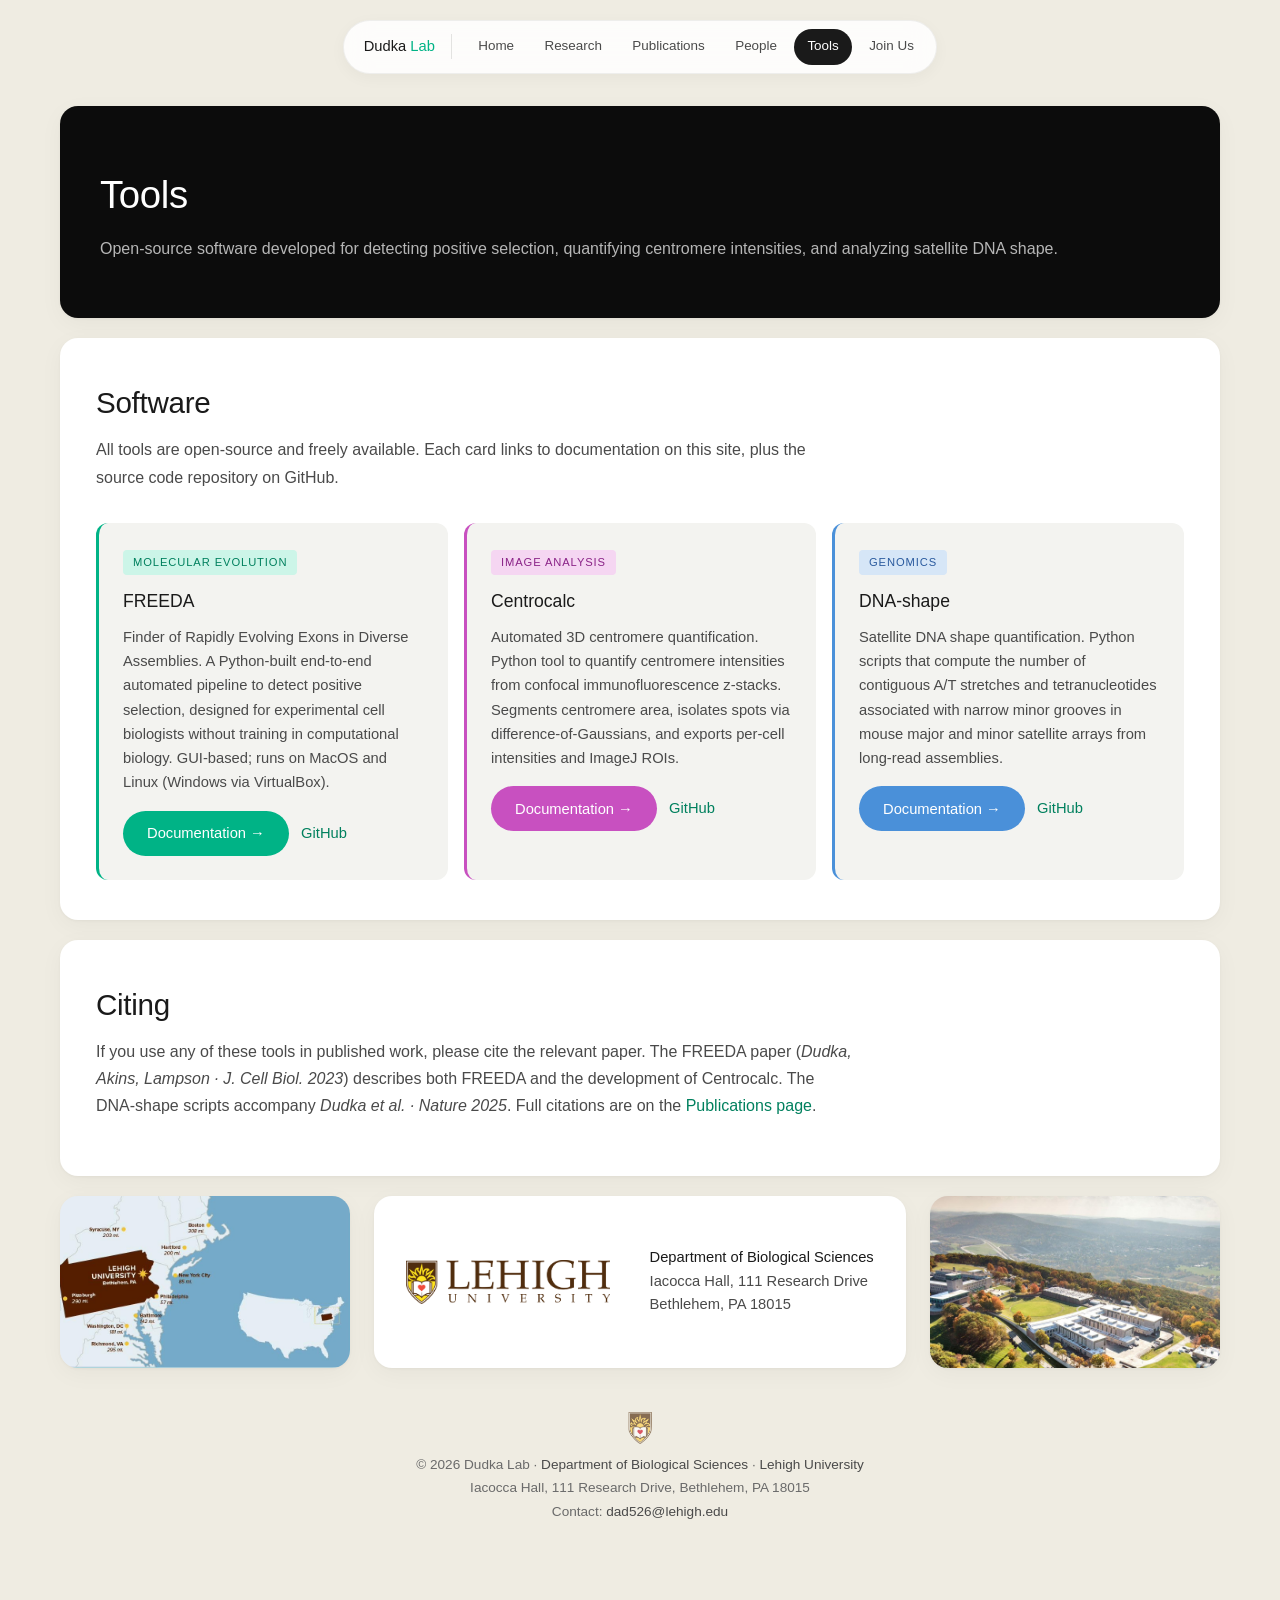
<file: pages/tools.html>
<!DOCTYPE html>
<html lang="en">
<head>
  <meta charset="UTF-8">
  <meta name="viewport" content="width=device-width, initial-scale=1.0">
  <title>Dudka Lab — Tools</title>
  <meta name="description" content="Open-source tools developed in the Dudka Lab: FREEDA for detecting positive selection, Centrocalc for centromere quantification, and DNA-shape for satellite DNA analysis.">
  <link rel="stylesheet" href="../css/style.css">
  <link rel="icon" type="image/png" href="../images/lehighseal.png">
</head>
<body>

<nav>
  <div class="nav-inner">
    <a href="../index.html" class="lab-name">Dudka <span class="green">Lab</span></a>
    <button class="nav-toggle" onclick="this.closest('nav').classList.toggle('open')">
      <span></span><span></span><span></span>
    </button>
    <ul>
      <li><a href="../index.html">Home</a></li>
      <li><a href="research.html">Research</a></li>
      <li><a href="publications.html">Publications</a></li>
      <li><a href="people.html">People</a></li>
      <li><a href="tools.html" class="active">Tools</a></li>
      <li><a href="join.html">Join Us</a></li>
    </ul>
  </div>
</nav>

<div class="canvas">

<div class="page-header">
  <h1>Tools</h1>
  <p>Open-source software developed for detecting positive selection, quantifying centromere intensities, and analyzing satellite DNA shape.</p>
</div>

<section>
  <h2>Software</h2>
  <p>
    All tools are open-source and freely available. Each card links to documentation on this site,
    plus the source code repository on GitHub.
  </p>

  <div class="directions" style="margin-top: 2rem;">

    <!-- FREEDA -->
    <div class="direction-card dir-green">
      <div>
        <span class="tag tag-green">Molecular evolution</span>
        <h3>FREEDA</h3>
        <p>
          <strong>Finder of Rapidly Evolving Exons in Diverse Assemblies.</strong>
          A Python-built end-to-end automated pipeline to detect positive selection,
          designed for experimental cell biologists without training in computational biology.
          GUI-based; runs on MacOS and Linux (Windows via VirtualBox).
        </p>
        <p style="margin-top: 1rem;">
          <a href="https://ddudka9.github.io/freeda/" target="_blank" class="btn">Documentation →</a>
          &nbsp;
          <a href="https://github.com/DDudka9/freeda" target="_blank">GitHub</a>
        </p>
      </div>
    </div>

    <!-- Centrocalc -->
    <div class="direction-card dir-magenta">
      <div>
        <span class="tag tag-magenta">Image analysis</span>
        <h3>Centrocalc</h3>
        <p>
          <strong>Automated 3D centromere quantification.</strong>
          Python tool to quantify centromere intensities from confocal immunofluorescence
          z-stacks. Segments centromere area, isolates spots via difference-of-Gaussians,
          and exports per-cell intensities and ImageJ ROIs.
        </p>
        <p style="margin-top: 1rem;">
          <a href="tools-centrocalc.html" class="btn btn-magenta">Documentation →</a>
          &nbsp;
          <a href="https://github.com/DDudka9/Centrocalc" target="_blank">GitHub</a>
        </p>
      </div>
    </div>

    <!-- DNA-shape -->
    <div class="direction-card dir-blue">
      <div>
        <span class="tag tag-blue">Genomics</span>
        <h3>DNA-shape</h3>
        <p>
          <strong>Satellite DNA shape quantification.</strong>
          Python scripts that compute the number of contiguous A/T stretches and
          tetranucleotides associated with narrow minor grooves in mouse major and
          minor satellite arrays from long-read assemblies.
        </p>
        <p style="margin-top: 1rem;">
          <a href="tools-dnashape.html" class="btn btn-blue">Documentation →</a>
          &nbsp;
          <a href="https://github.com/DDudka9/DNA-shape" target="_blank">GitHub</a>
        </p>
      </div>
    </div>

  </div>
</section>

<section>
  <h2>Citing</h2>
  <p>
    If you use any of these tools in published work, please cite the relevant paper. The FREEDA
    paper (<em>Dudka, Akins, Lampson · J. Cell Biol. 2023</em>) describes both FREEDA and the development of
    Centrocalc. The DNA-shape scripts accompany <em>Dudka et al. · Nature 2025</em>. Full citations are
    on the <a href="publications.html">Publications page</a>.
  </p>
</section>

<!-- ========== LEHIGH BRANDING ========== -->
<!-- ========== LEHIGH BRANDING + LOCATION ========== -->
<div class="location-band">
  <img class="loc-img" src="../images/lehighmap.jpg" alt="Map of Lehigh University in Bethlehem, PA with distances to nearby cities">
  <div class="lehigh-strip">
    <img class="lehigh-logo" src="../images/lehighlogo.png" alt="Lehigh University">
    <div class="lehigh-info">
      <strong>Department of Biological Sciences</strong><br>
      Iacocca Hall, 111 Research Drive<br>
      Bethlehem, PA 18015
    </div>
  </div>
  <img class="loc-img" src="../images/campusaerial.jpg" alt="Aerial view of Lehigh University's Mountaintop campus above the Lehigh Valley">
</div>

<!-- ========== FOOTER ========== -->
<footer>
  <img class="footer-logo" src="../images/lehighseal.png" alt="Lehigh University">
  <p>
    © 2026 Dudka Lab · <a href="https://bio.cas.lehigh.edu/">Department of Biological Sciences</a> ·
    <a href="https://www.lehigh.edu/">Lehigh University</a><br>
    Iacocca Hall, 111 Research Drive, Bethlehem, PA 18015<br>
    Contact: <a href="mailto:dad526@lehigh.edu">dad526@lehigh.edu</a>
  </p>
</footer>

</div>
</body>
</html>
</file>
<file: css/style.css>
/* ============================================================================
   DUDKA LAB · Stacked Cards style
   Cream backdrop, floating capsule nav, every section is a rounded card.
   Original Helvetica Neue typography (regular body, light h1/h2).
   ============================================================================ */

*, *::before, *::after { margin: 0; padding: 0; box-sizing: border-box; }

:root {
  --bg:           #efece2;
  --bg-alt:       #f3f3f0;
  --card:         #ffffff;
  --card-radius:  18px;
  --card-shadow:  0 1px 3px rgba(0,0,0,0.04), 0 6px 24px rgba(0,0,0,0.04);

  --text:         #1a1a1a;
  --muted:        #4a4a4a;
  --muted-2:      #6a6a6a;

  --green:        #00b386;
  --green-light:  #ccf5e8;
  --green-dark:   #00805e;

  --magenta:      #c850c0;
  --magenta-light:#f5d6f2;
  --magenta-dark: #8a2387;

  --blue:         #4a90d9;
  --blue-light:   #d6e6f7;
  --blue-dark:    #2a5a9e;

  --hero-bg:      #0c0c0c;
  --border:       #d8d8d2;
  --border-soft:  #ececea;

  --lehigh-brown: #502d18;
  --lehigh-gold:  #a48337;

  --font:         'Helvetica Neue', Helvetica, Arial, sans-serif;
  --max-width:    1200px;
}

html { scroll-behavior: smooth; }

body {
  font-family: var(--font);
  font-weight: 400;
  color: var(--text);
  background: var(--bg);
  line-height: 1.7;
  font-size: 16px;
  -webkit-font-smoothing: antialiased;
  -moz-osx-font-smoothing: grayscale;
}

a { color: var(--green-dark); text-decoration: none; transition: color 0.15s; }
a:hover { color: var(--magenta-dark); text-decoration: underline; }
img { max-width: 100%; height: auto; display: block; }
strong, b { font-weight: 500; }
em { font-style: italic; }

/* ============================================================================
   FLOATING CAPSULE NAV
   ============================================================================ */
nav {
  position: sticky; top: 1.25rem; z-index: 100;
  width: max-content; max-width: calc(100% - 2rem);
  margin: 1.25rem auto 0;
  background: rgba(255,255,255,0.85);
  backdrop-filter: blur(14px);
  -webkit-backdrop-filter: blur(14px);
  border: 1px solid rgba(0,0,0,0.06);
  box-shadow: 0 4px 16px rgba(0,0,0,0.04);
  border-radius: 999px;
  padding: 0.5rem 0.5rem 0.5rem 1.2rem;
  display: flex; align-items: center; gap: 0.4rem;
}
nav .nav-inner { display: flex; align-items: center; gap: 0.4rem; }
nav .lab-name {
  font-size: 0.92rem; font-weight: 500; padding-right: 1rem;
  border-right: 1px solid rgba(0,0,0,0.1);
  margin-right: 0.4rem; color: var(--text);
}
nav .lab-name .green   { color: var(--green); font-weight: 400; }
nav .lab-name .magenta { color: var(--magenta); font-weight: 400; }
nav .lab-name .blue    { color: var(--blue);   font-weight: 400; }
nav ul { list-style: none; display: flex; gap: 0.2rem; }
nav ul a {
  display: block; padding: 0.4rem 0.85rem;
  font-size: 0.84rem; color: var(--muted);
  border-radius: 999px; font-weight: 400;
  transition: background 0.15s, color 0.15s;
}
nav ul a:hover { color: var(--text); text-decoration: none; }
nav ul a.active { background: var(--text); color: #fff; }

.nav-toggle { display: none; background: none; border: none; cursor: pointer; }
.nav-toggle span {
  display: block; width: 22px; height: 2px; background: var(--text);
  margin: 5px 0; transition: 0.3s;
}

/* ============================================================================
   THE CANVAS
   ============================================================================ */
.canvas {
  max-width: var(--max-width); margin: 2rem auto;
  padding: 0 1.25rem 4rem;
  display: flex; flex-direction: column; gap: 1.25rem;
}

/* ============================================================================
   HERO (home page) — uses hero.png as background image
   The hero.png is a fluorescent cell on black; the image is positioned to the
   right so the cell is visible next to the text on the left.
   ============================================================================ */
.hero {
  background: var(--hero-bg); color: #fff;
  border-radius: var(--card-radius);
  padding: 4rem 2.75rem 4.5rem;
  position: relative; overflow: hidden;
  box-shadow: var(--card-shadow);
  isolation: isolate;
}
.hero .hero-bg {
  position: absolute; inset: 0;
  background: url('../images/hero.png') right center / cover no-repeat;
  opacity: 1;
  z-index: 1;
}
/* Soft left-to-right gradient — dark over the text, transparent over the cell */
.hero .hero-overlay {
  position: absolute; inset: 0;
  background: linear-gradient(90deg,
    rgba(12,12,12,0.92) 0%,
    rgba(12,12,12,0.85) 35%,
    rgba(12,12,12,0.40) 65%,
    rgba(12,12,12,0.10) 100%);
  z-index: 2;
}
.hero .hero-content {
  position: relative; z-index: 3;
  max-width: 640px;
}
.hero h1 {
  font-size: 3.4rem; color: #fff; line-height: 1.12;
  margin-bottom: 1.2rem; font-weight: 300; letter-spacing: -0.02em;
}
.hero h1 .green   { color: var(--green); }
.hero h1 .magenta { color: var(--magenta); }
.hero h1 .blue    { color: var(--blue); }
.hero .tagline {
  font-size: 1.1rem; color: rgba(255,255,255,0.92); font-weight: 400;
  line-height: 1.7; max-width: 600px; margin: 0 0 1.5rem 0;
}
.hero .affiliation {
  font-size: 0.9rem; color: rgba(255,255,255,0.7); margin-top: 1rem;
}
.hero .affiliation a { color: rgba(255,255,255,0.95); }

/* ============================================================================
   SECTION CARDS
   ============================================================================ */
section {
  background: var(--card);
  border-radius: var(--card-radius);
  padding: 2.5rem 2.25rem;
  box-shadow: var(--card-shadow);
  max-width: none; margin: 0;
}
section h2 {
  font-size: 1.85rem; color: var(--text);
  font-weight: 300; letter-spacing: -0.01em;
  margin-bottom: 0.5rem;
}
section h2::after { display: none; }
section p { max-width: 760px; color: var(--muted); margin-bottom: 1rem; font-size: 1rem; }

/* ============================================================================
   LAB OVERVIEW (paragraph + LabOverview.png on home)
   The schematic has a white background, so we drop the panel and let the
   image sit flush within the white card — no rectangle around it.
   ============================================================================ */
.lab-overview {
  display: grid; grid-template-columns: 1fr 1.4fr;
  gap: 2.5rem; align-items: center; margin-top: 0.5rem;
}
.lab-overview p { max-width: none; }
.lab-overview .overview-figure {
  background: transparent;
  padding: 0;
  border-radius: 0;
}
.lab-overview .overview-figure img {
  width: 100%;
  display: block;
}
@media (max-width: 768px) { .lab-overview { grid-template-columns: 1fr; gap: 1.5rem; } }

/* ============================================================================
   RESEARCH OVERVIEW FIGURE (on the Research page)
   Same approach as lab-overview: schematic has white bg, drop the panel
   so it blends with the white parent card.
   ============================================================================ */
.research-overview-figure {
  background: transparent;
  padding: 0;
  margin: 1rem 0 1.5rem;
}
.research-overview-figure img { width: 100%; display: block; }
.research-overview-figure figcaption {
  font-size: 0.88rem; color: var(--muted-2); margin-top: 0.8rem;
  text-align: center; max-width: 760px; margin-left: auto; margin-right: auto;
  line-height: 1.55;
}

/* ============================================================================
   DIRECTION CARDS (home + research)
   ============================================================================ */
.directions, .directions-grid {
  display: grid; grid-template-columns: repeat(3, 1fr); gap: 1rem; margin-top: 1rem;
}
.direction-card, .direction-block {
  background: var(--bg-alt); border-radius: 12px; padding: 1.5rem;
  border-left: 3px solid var(--border);
  transition: box-shadow 0.2s, transform 0.2s;
  display: flex; flex-direction: column;
}
.direction-card:hover, .direction-block:hover {
  box-shadow: 0 4px 16px rgba(0,0,0,0.06); transform: translateY(-1px);
}
.direction-card.dir-blue,    .direction-block.dir-blue    { border-left-color: var(--blue); }
.direction-card.dir-green,   .direction-block.dir-green   { border-left-color: var(--green); }
.direction-card.dir-magenta, .direction-block.dir-magenta { border-left-color: var(--magenta); }

.direction-card .schematic {
  background: #fff;
  border-radius: 8px;
  padding: 0.75rem;
  margin-bottom: 1rem;
  display: flex; align-items: center; justify-content: center;
  min-height: 180px;
}
.direction-card .schematic img {
  max-width: 100%; max-height: 220px; height: auto; width: auto;
  object-fit: contain;
}
.direction-card h3, .direction-block h3 {
  font-size: 1.1rem; color: var(--text);
  margin-bottom: 0.5rem; font-weight: 500;
}
.direction-card p, .direction-block p {
  font-size: 0.92rem; color: var(--muted); line-height: 1.65;
  max-width: none; margin-bottom: 0.6rem;
}
.direction-card p:last-child, .direction-block p:last-child { margin: 0; }

@media (max-width: 900px) {
  .directions, .directions-grid { grid-template-columns: 1fr; }
}

/* ============================================================================
   APPROACHES — single row of 4 cards (matches the directions row)
   ============================================================================ */
.approaches {
  display: grid;
  grid-template-columns: repeat(4, 1fr);
  gap: 1rem;
  margin-top: 1rem;
}
.approach-card {
  background: var(--bg-alt);
  border-radius: 12px;
  padding: 1.25rem 1.1rem;
  border-left: 3px solid var(--border);
}
.approach-card .tag { margin-bottom: 0.5rem; }
.approach-card h3 {
  font-size: 1rem; font-weight: 500; margin-bottom: 0.4rem; color: var(--text);
  line-height: 1.3;
}
.approach-card p {
  font-size: 0.85rem; color: var(--muted); margin: 0; max-width: none;
}
@media (max-width: 900px) {
  .approaches { grid-template-columns: repeat(2, 1fr); }
}
@media (max-width: 600px) {
  .approaches { grid-template-columns: 1fr; }
}

/* ============================================================================
   TAGS
   ============================================================================ */
.tag {
  display: inline-block; font-size: 0.7rem; font-weight: 500;
  text-transform: uppercase; letter-spacing: 0.08em;
  padding: 3px 10px; border-radius: 4px; margin-bottom: 0.75rem;
}
.tag-green   { color: var(--green-dark);   background: var(--green-light); }
.tag-magenta { color: var(--magenta-dark); background: var(--magenta-light); }
.tag-blue    { color: var(--blue-dark);    background: var(--blue-light); }

/* ============================================================================
   PUBLICATION LIST
   ============================================================================ */
.pub-list { list-style: none; margin-top: 0.5rem; }
.pub-list li {
  padding: 1.1rem 0; border-bottom: 1px solid var(--border-soft);
  font-size: 0.94rem; color: var(--muted); line-height: 1.65;
}
.pub-list li:last-child { border-bottom: none; }
.pub-list li.with-vignette {
  display: grid; grid-template-columns: 160px 1fr; gap: 1.25rem; align-items: center;
}
.pub-list .pub-vignette {
  width: 100%; aspect-ratio: 1.2 / 1;
  background: #fff;
  border-radius: 8px;
  overflow: hidden; padding: 4px;
  display: flex; align-items: center; justify-content: center;
  border: 1px solid var(--border-soft);
}
.pub-list .pub-vignette img { width: 100%; height: 100%; object-fit: contain; }
.pub-list .pub-text { min-width: 0; }
.pub-list .pub-title   { font-weight: 500; color: var(--text); }
.pub-list .pub-journal { font-style: italic; color: var(--magenta-dark); font-weight: 400; }
.pub-list .pub-year    { color: var(--muted-2); font-size: 0.85rem; }
.pub-list a            { color: var(--green-dark); }

@media (max-width: 720px) {
  .pub-list li.with-vignette { grid-template-columns: 1fr; gap: 0.75rem; }
  .pub-list .pub-vignette { max-width: 240px; }
}

.pub-section-heading {
  font-size: 1.1rem; font-weight: 500; color: var(--text);
  margin-top: 2.5rem; margin-bottom: 0.5rem;
  padding-bottom: 0.4rem;
  border-bottom: 2px solid var(--green-light);
}
.pub-section-heading:first-of-type { margin-top: 0.5rem; }

/* ============================================================================
   PEOPLE — placeholder card uses cellimage.png with NO white border
   ============================================================================ */
.people-grid {
  display: grid; grid-template-columns: repeat(auto-fill, minmax(220px, 1fr));
  gap: 2rem; margin-top: 1rem; justify-items: center;
}
.person-card { text-align: center; max-width: 240px; }
.person-card .photo {
  width: 180px; height: 180px; border-radius: 50%; object-fit: cover; object-position: center;
  margin: 0 auto 1rem; border: none; background: transparent;
  display: block;
}
/* Real headshots get a subtle green ring; placeholder ("This could be you")
   keeps NO border so the dark cell image isn't surrounded by white. */
.person-card:not(.is-placeholder) .photo {
  border: 3px solid var(--green-light); background: #eee;
}
.person-card h3 { font-size: 1.1rem; font-weight: 500; margin-bottom: 0.2rem; }
.person-card .role { font-size: 0.9rem; color: var(--muted); }

/* ============================================================================
   PI BIO
   ============================================================================ */
.pi-bio {
  display: grid; grid-template-columns: 200px 1fr;
  gap: 2.5rem; align-items: start;
}
.pi-bio .pi-photo {
  width: 200px; height: 200px; border-radius: 50%;
  object-fit: cover; border: 3px solid var(--green-light);
}
.pi-bio .pi-text h3 { font-size: 1.25rem; font-weight: 500; margin-bottom: 0.2rem; }
.pi-bio .pi-text .pi-role {
  color: var(--muted-2); font-size: 0.95rem; margin-bottom: 1rem;
}
.pi-bio .pi-text dl {
  margin-top: 0.5rem; display: grid;
  grid-template-columns: 100px 1fr; row-gap: 0.5rem; column-gap: 1rem;
  font-size: 0.9rem;
}
.pi-bio .pi-text dt {
  font-weight: 500; color: var(--green-dark);
  text-transform: uppercase; font-size: 0.72rem; letter-spacing: 0.06em;
  padding-top: 2px;
}
.pi-bio .pi-text dd { color: var(--muted); margin: 0; }
.pi-bio .pi-text dd em { color: var(--muted-2); font-size: 0.85rem; }

.awards-list {
  list-style: none; padding: 0; margin: 0.5rem 0 0;
  display: grid; grid-template-columns: 1fr 1fr; gap: 0.4rem 1.5rem;
  font-size: 0.85rem; color: var(--muted);
}
.awards-list li::before {
  content: '·'; color: var(--green); font-weight: 700;
  margin-right: 0.4rem; font-size: 1.2rem; line-height: 0; vertical-align: middle;
}

@media (max-width: 768px) {
  .pi-bio { grid-template-columns: 1fr; gap: 1rem; }
  .pi-bio .pi-photo { width: 160px; height: 160px; margin: 0 auto; }
  .pi-bio .pi-text dl { grid-template-columns: 90px 1fr; }
  .awards-list { grid-template-columns: 1fr; }
}

/* ============================================================================
   PAGE HEADER (subpages)
   ============================================================================ */
.page-header {
  background: var(--hero-bg); color: #fff;
  border-radius: var(--card-radius);
  padding: 3.5rem 2.5rem;
  box-shadow: var(--card-shadow);
  text-align: left;
}
.page-header::after { display: none; }
.page-header h1 {
  font-size: 2.4rem; color: #fff; font-weight: 300; letter-spacing: -0.01em;
  margin-bottom: 0.5rem;
}
.page-header p {
  color: rgba(255,255,255,0.7); margin-top: 0; font-weight: 400; font-size: 1rem;
}
.page-header a { color: var(--green); }

/* ============================================================================
   JOIN US — position callouts, fellowship grid, mentor commitments
   ============================================================================ */
.position-callout {
  background: var(--bg-alt);
  border: none; border-left: 4px solid var(--green);
  border-radius: 12px;
  padding: 1.4rem 1.6rem;
  margin: 1rem 0;
}
.position-callout.is-postdoc   { border-left-color: var(--blue); }
.position-callout.is-tech      { border-left-color: var(--green); }
.position-callout.is-phd       { border-left-color: var(--magenta); }
.position-callout.is-undergrad { border-left-color: var(--lehigh-gold); }
.position-callout .pos-status {
  display: inline-block; font-size: 0.7rem; font-weight: 500;
  text-transform: uppercase; letter-spacing: 0.1em;
  color: var(--blue-dark); background: var(--blue-light);
  padding: 3px 10px; border-radius: 999px; margin-bottom: 0.5rem;
}
.position-callout.is-tech      .pos-status { color: var(--green-dark);    background: var(--green-light); }
.position-callout.is-phd       .pos-status { color: var(--magenta-dark); background: var(--magenta-light); }
.position-callout.is-undergrad .pos-status { color: var(--lehigh-brown); background: #f4e7d3; }
.position-callout h3 {
  font-size: 1.15rem; font-weight: 500; margin-bottom: 0.4rem; color: var(--text);
}
.position-callout p { font-size: 0.95rem; margin-bottom: 0.75rem; color: var(--muted); }
.position-callout .pos-actions {
  display: flex; gap: 0.75rem; flex-wrap: wrap; margin-top: 0.75rem; align-items: center;
}
.position-callout .pos-actions .btn { font-size: 0.85rem; padding: 0.5rem 1.1rem; }
.position-callout .pos-actions a:not(.btn) { font-size: 0.85rem; color: var(--muted); }

.btn {
  display: inline-block; background: var(--green); color: #fff; font-weight: 500;
  font-size: 0.92rem; padding: 0.65rem 1.5rem; border-radius: 999px;
  transition: background 0.15s, transform 0.15s;
}
.btn:hover { background: var(--green-dark); text-decoration: none; transform: translateY(-1px); color: #fff; }
.btn-magenta { background: var(--magenta); }
.btn-magenta:hover { background: var(--magenta-dark); }
.btn-blue { background: var(--blue); }
.btn-blue:hover { background: var(--blue-dark); }

.fellowship-grid {
  display: grid; grid-template-columns: repeat(3, 1fr);
  gap: 1rem; margin: 1rem 0 1.5rem;
}
.fellowship-card {
  background: var(--bg-alt); border-radius: 12px; padding: 1.1rem 1.2rem;
}
.fellowship-card .group-label {
  font-size: 0.7rem; font-weight: 500; text-transform: uppercase;
  letter-spacing: 0.1em; color: var(--green-dark); margin-bottom: 0.5rem;
}
.fellowship-card.is-magenta .group-label { color: var(--magenta-dark); }
.fellowship-card.is-blue    .group-label { color: var(--blue-dark); }
.fellowship-card ul { list-style: none; padding: 0; margin: 0; }
.fellowship-card li {
  font-size: 0.85rem; padding: 0.4rem 0; line-height: 1.4;
  border-bottom: 1px solid var(--border-soft);
}
.fellowship-card li:last-child { border-bottom: none; }
.fellowship-card li .deadline {
  display: block; font-size: 0.75rem; color: var(--muted-2); margin-top: 2px;
}
@media (max-width: 768px) { .fellowship-grid { grid-template-columns: 1fr; } }

/* Former mentees list */
.mentee-list {
  list-style: none; padding: 0; margin: 1rem 0 1.5rem;
  display: grid; gap: 0.6rem;
}
.mentee-list li {
  background: var(--bg-alt);
  border-left: 3px solid var(--green);
  border-radius: 10px;
  padding: 0.85rem 1.15rem;
}
.mentee-list li.is-undergrad { border-left-color: var(--lehigh-gold); }
.mentee-list li.is-tech      { border-left-color: var(--green); }
.mentee-list li.is-phd       { border-left-color: var(--magenta); }
.mentee-list li.is-postdoc   { border-left-color: var(--blue); }
.mentee-list .mentee-head {
  display: flex; flex-wrap: wrap; align-items: baseline;
  gap: 0.5rem 0.75rem; margin-bottom: 0.25rem;
}
.mentee-list .mentee-head strong {
  font-size: 0.98rem; font-weight: 500; color: var(--text);
}
.mentee-list .mentee-role {
  font-size: 0.82rem; color: var(--muted-2);
}
.mentee-list .mentee-awards {
  display: block; font-size: 0.82rem; color: var(--muted); line-height: 1.45;
}
.mentee-list .mentee-next {
  display: block; font-size: 0.8rem; color: var(--muted-2);
  font-style: italic; margin-top: 0.2rem;
}

.commitments {
  display: grid; grid-template-columns: repeat(6, 1fr);
  gap: 0.75rem; margin: 1rem 0;
}
.commitment-card {
  background: var(--bg-alt); border-radius: 12px; padding: 1rem 0.9rem;
}
.commitment-card .icon-mark {
  width: 26px; height: 26px; border-radius: 50%;
  background: var(--green); color: #fff;
  display: inline-flex; align-items: center; justify-content: center;
  font-size: 0.82rem; font-weight: 500; margin-bottom: 0.5rem;
}
.commitment-card.is-magenta .icon-mark { background: var(--magenta); }
.commitment-card.is-blue    .icon-mark { background: var(--blue); }
.commitment-card h4 {
  font-size: 0.92rem; font-weight: 500; margin-bottom: 0.3rem;
  line-height: 1.25;
}
.commitment-card p  {
  font-size: 0.8rem; color: var(--muted); margin: 0;
  line-height: 1.45;
}
@media (max-width: 1000px) { .commitments { grid-template-columns: repeat(3, 1fr); } }
@media (max-width: 600px)  { .commitments { grid-template-columns: repeat(2, 1fr); } }

/* ============================================================================
   JOB AD pages
   ============================================================================ */
.jobad {
  background: var(--card);
  border-radius: var(--card-radius);
  box-shadow: var(--card-shadow);
  max-width: 880px; margin: 0 auto;
  padding: 2.5rem 2.25rem;
}
.jobad .jobad-meta {
  background: var(--bg-alt); border-radius: 12px;
  padding: 1rem 1.25rem; margin-bottom: 2rem;
  display: grid; grid-template-columns: repeat(2, 1fr); gap: 0.75rem 1.5rem;
  font-size: 0.88rem;
}
.jobad .jobad-meta dt {
  font-weight: 500; color: var(--green-dark);
  text-transform: uppercase; font-size: 0.7rem; letter-spacing: 0.06em;
}
.jobad.is-tech .jobad-meta dt { color: var(--blue-dark); }
.jobad .jobad-meta dd { color: var(--text); margin: 0; }
.jobad h2 {
  font-size: 1.2rem; font-weight: 500; margin: 1.75rem 0 0.5rem;
  color: var(--text);
}
.jobad h2::after { display: none; }
.jobad ul { padding-left: 1.4rem; margin: 0.5rem 0 1rem; }
.jobad ul li { margin-bottom: 0.4rem; color: var(--muted); }
.jobad p { color: var(--muted); margin-bottom: 1rem; }
.jobad .apply-cta {
  background: var(--bg-alt); border-radius: 12px;
  border: none; border-left: 4px solid var(--green);
  padding: 1.25rem 1.5rem; margin-top: 2rem;
}
.jobad .apply-cta.is-tech { border-left-color: var(--blue); }
@media (max-width: 600px) { .jobad .jobad-meta { grid-template-columns: 1fr; } }

/* ============================================================================
   JOIN-SECTION (dark CTA card on home)
   ============================================================================ */
.join-section {
  background: var(--hero-bg); color: #fff;
  border-radius: var(--card-radius);
  padding: 2.5rem 2.25rem;
  box-shadow: var(--card-shadow);
  text-align: center;
}
.join-section::before { display: none; }
.join-section h2 { color: #fff; font-weight: 300; }
.join-section h2::after { display: none; }
.join-section p { color: rgba(255,255,255,0.78); max-width: 600px; margin: 0 auto 1.5rem; }

/* ============================================================================
   LEHIGH STRIP & FOOTER
   ============================================================================ */
.lehigh-strip {
  background: var(--card);
  border-radius: var(--card-radius);
  box-shadow: var(--card-shadow);
  padding: 1.75rem 2rem;
  display: flex; align-items: center; justify-content: center;
  gap: 2.5rem; flex-wrap: wrap;
}
.lehigh-strip img.lehigh-logo { height: 44px; width: auto; flex-shrink: 0; }
.lehigh-strip .lehigh-info { font-size: 0.92rem; color: var(--muted); line-height: 1.6; }
.lehigh-strip .lehigh-info strong { color: var(--text); font-weight: 500; }

footer {
  text-align: center; padding: 1.5rem 2rem 1rem;
  font-size: 0.85rem; color: var(--muted-2);
  background: transparent;
}
footer a { color: var(--muted); }
footer a:hover { color: var(--text); }
footer .footer-logo {
  height: 32px; width: auto; margin: 0 auto 0.6rem; opacity: 0.65;
}

/* ============================================================================
   CAMPUS BANNER (wide photo card)
   ============================================================================ */
.campus-banner {
  border-radius: var(--card-radius);
  box-shadow: var(--card-shadow);
  overflow: hidden;
  background: var(--card);
  margin: 0;
}
.campus-banner img {
  display: block;
  width: 100%;
  height: 340px;
  object-fit: cover;
  object-position: center 38%;
}
.campus-banner figcaption {
  font-size: 0.85rem;
  color: var(--muted);
  padding: 0.85rem 1.5rem;
  text-align: center;
}

/* Zoomed single banner — shows the whole cropped building at natural aspect */
.campus-zoom { margin: 0; }
.campus-zoom img {
  display: block; width: 100%; height: auto;
  border-radius: var(--card-radius);
  box-shadow: var(--card-shadow);
}
.campus-zoom figcaption {
  font-size: 0.85rem; color: var(--muted);
  text-align: center; padding-top: 0.85rem;
}

/* Campus gallery — triptych of zoomed building shots */
.campus-gallery { margin: 0; }
.campus-gallery .row {
  display: grid; grid-template-columns: repeat(3, 1fr); gap: 1rem;
}
.campus-gallery .row img {
  display: block; width: 100%; height: 260px; object-fit: cover;
  border-radius: var(--card-radius); box-shadow: var(--card-shadow);
}
.campus-gallery figcaption {
  font-size: 0.85rem; color: var(--muted);
  text-align: center; padding-top: 0.85rem;
}

/* ============================================================================
   RESPONSIVE
   ============================================================================ */
@media (max-width: 768px) {
  .campus-banner img { height: 200px; }
  .canvas { padding: 0 1rem 3rem; gap: 1rem; }
  section, .hero, .page-header, .jobad, .lehigh-strip, .join-section {
    padding: 2rem 1.5rem;
  }
  .hero h1 { font-size: 2.4rem; }
  nav { padding: 0.5rem 0.5rem 0.5rem 1rem; }
  nav .lab-name { font-size: 0.85rem; padding-right: 0.6rem; margin-right: 0.2rem; }
  nav ul { display: none; }
  .nav-toggle { display: block; }
  nav.open ul {
    display: flex; flex-direction: column; gap: 0.4rem;
    position: absolute; top: 100%; right: 0; margin-top: 0.5rem;
    background: rgba(255,255,255,0.95); backdrop-filter: blur(14px);
    padding: 0.5rem; border-radius: 14px;
    border: 1px solid rgba(0,0,0,0.06);
    box-shadow: 0 4px 16px rgba(0,0,0,0.04);
  }
  .pi-bio, .lab-overview { grid-template-columns: 1fr; gap: 1.5rem; }
}

/* two-up campus gallery variant */
.campus-gallery.two .row { grid-template-columns: repeat(2, 1fr); }
.campus-gallery.two .row img { height: 300px; }

/* ============================================================================
   LAB VISION HEADER WITH MICROGRAPH (research page)
   ============================================================================ */
.page-header.has-fig { display: flex; align-items: center; gap: 2.5rem; padding-top: 2rem; padding-bottom: 2rem; overflow: hidden; }
.page-header.has-fig .ph-text { flex: 1 1 auto; min-width: 0; }
.page-header.has-fig .ph-fig { flex: 0 0 auto; width: 360px; max-width: 46%; height: auto; display: block; margin: -2.75rem 0; }
@media (max-width: 768px) {
  .page-header.has-fig { flex-direction: column; align-items: center; gap: 1.2rem; text-align: center; }
  .page-header.has-fig .ph-fig { width: 70%; max-width: 320px; }
}

/* ============================================================================
   LOCATION BAND (map + Lehigh logo + aerial, bottom of home page)
   ============================================================================ */
.location-band {
  display: grid;
  grid-template-columns: 1fr auto 1fr;
  align-items: stretch;
  gap: 1.5rem;
}
.location-band .lehigh-strip { margin: 0; }
.location-band .loc-img {
  width: 100%; height: auto; display: block; align-self: stretch; object-fit: cover;
  border-radius: var(--card-radius);
  box-shadow: var(--card-shadow);
}
@media (max-width: 768px) {
  .location-band { grid-template-columns: 1fr; }
}
</file>
